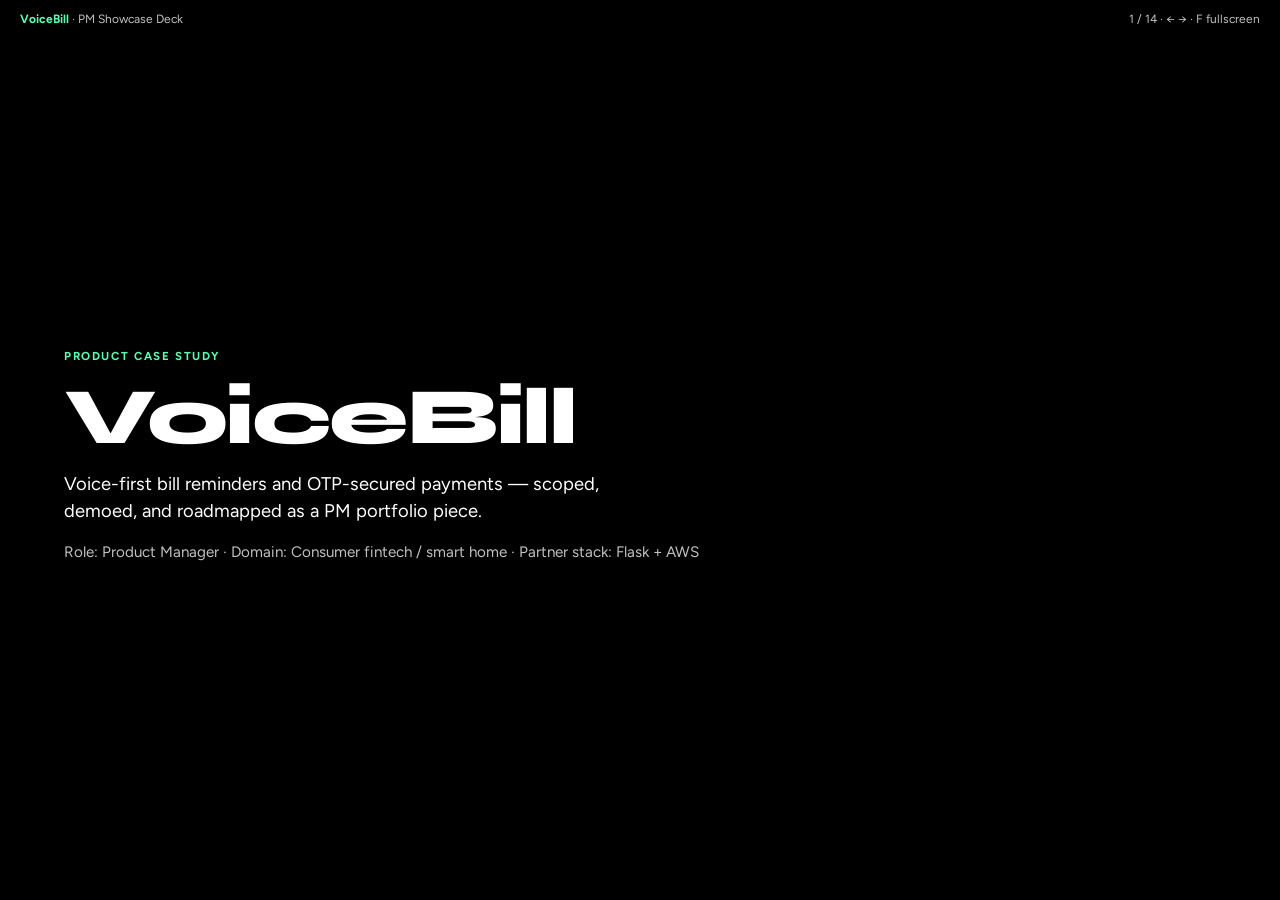
<file: showcase/deck/index.html>
<!DOCTYPE html>
<html lang="en">
<head>
  <meta charset="UTF-8" />
  <meta http-equiv="refresh" content="0; url=voicebill-deck.html" />
  <title>VoiceBill Deck</title>
  <script>location.replace("voicebill-deck.html");</script>
</head>
<body style="background:#000;color:#fff;font-family:sans-serif;padding:2rem">
  <a href="voicebill-deck.html" style="color:#5cffb0">Open VoiceBill deck</a>
</body>
</html>
</file>
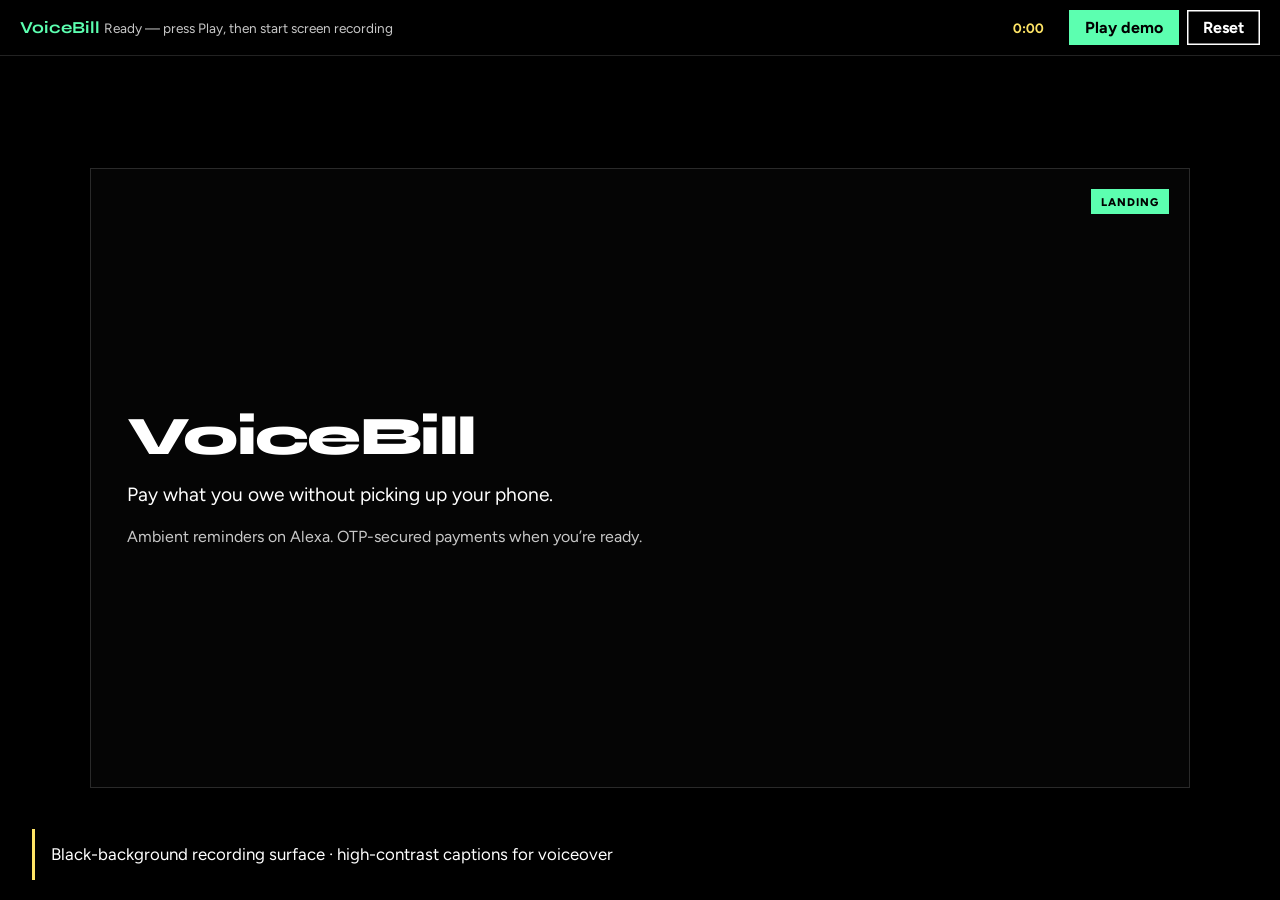
<file: showcase/demo/index.html>
<!DOCTYPE html>
<html lang="en">
<head>
  <meta charset="UTF-8" />
  <meta http-equiv="refresh" content="0; url=voicebill-video.html" />
  <title>VoiceBill Video</title>
  <script>location.replace("voicebill-video.html");</script>
</head>
<body style="background:#000;color:#fff;font-family:sans-serif;padding:2rem">
  <a href="voicebill-video.html" style="color:#5cffb0">Open VoiceBill video walkthrough</a>
</body>
</html>
</file>
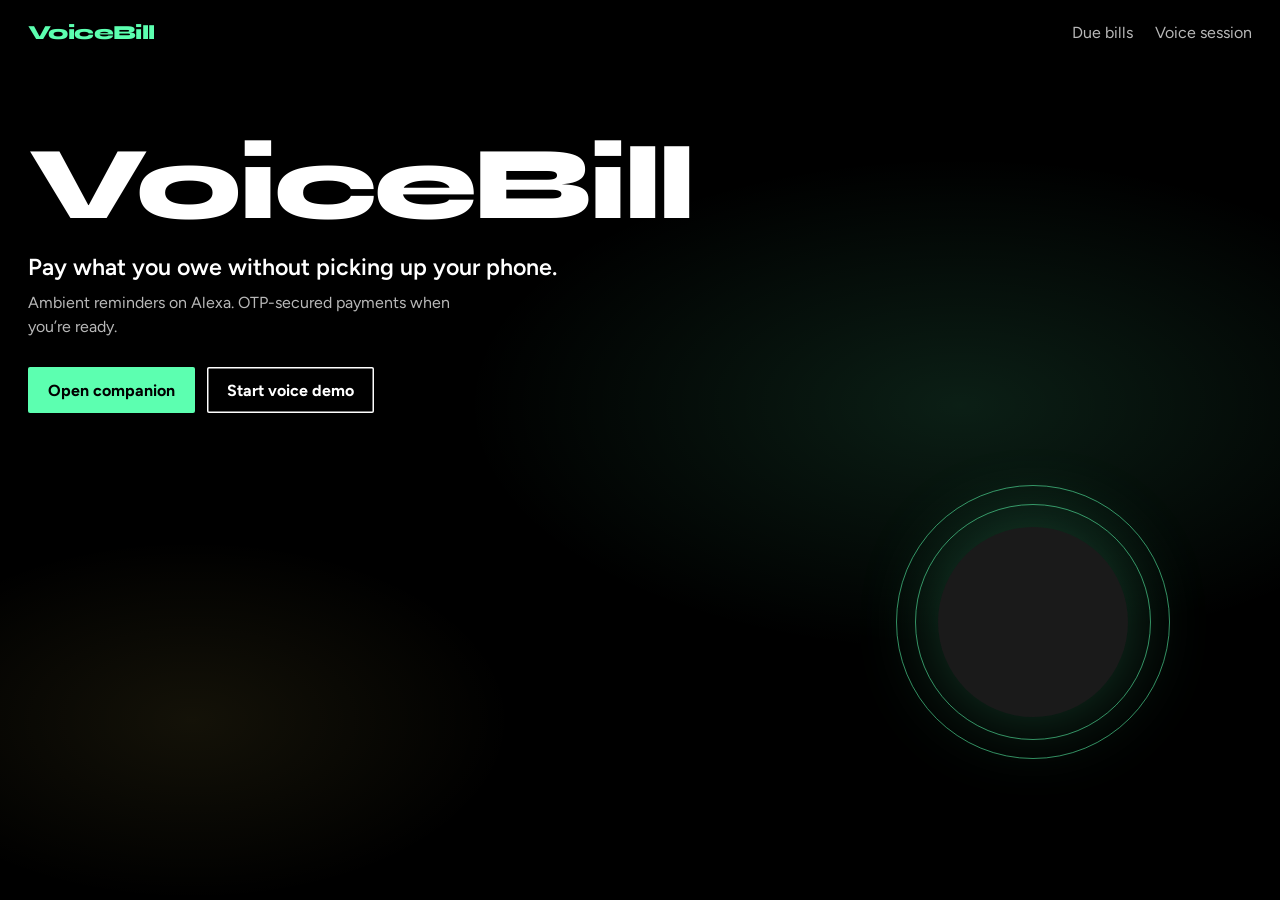
<file: showcase/mockup/index.html>
<!DOCTYPE html>
<html lang="en">
<head>
  <meta charset="UTF-8" />
  <meta http-equiv="refresh" content="0; url=voicebill-mockup.html" />
  <title>VoiceBill Mockup</title>
  <script>location.replace("voicebill-mockup.html");</script>
</head>
<body style="background:#000;color:#fff;font-family:sans-serif;padding:2rem">
  <a href="voicebill-mockup.html" style="color:#5cffb0">Open VoiceBill mockup</a>
</body>
</html>
</file>
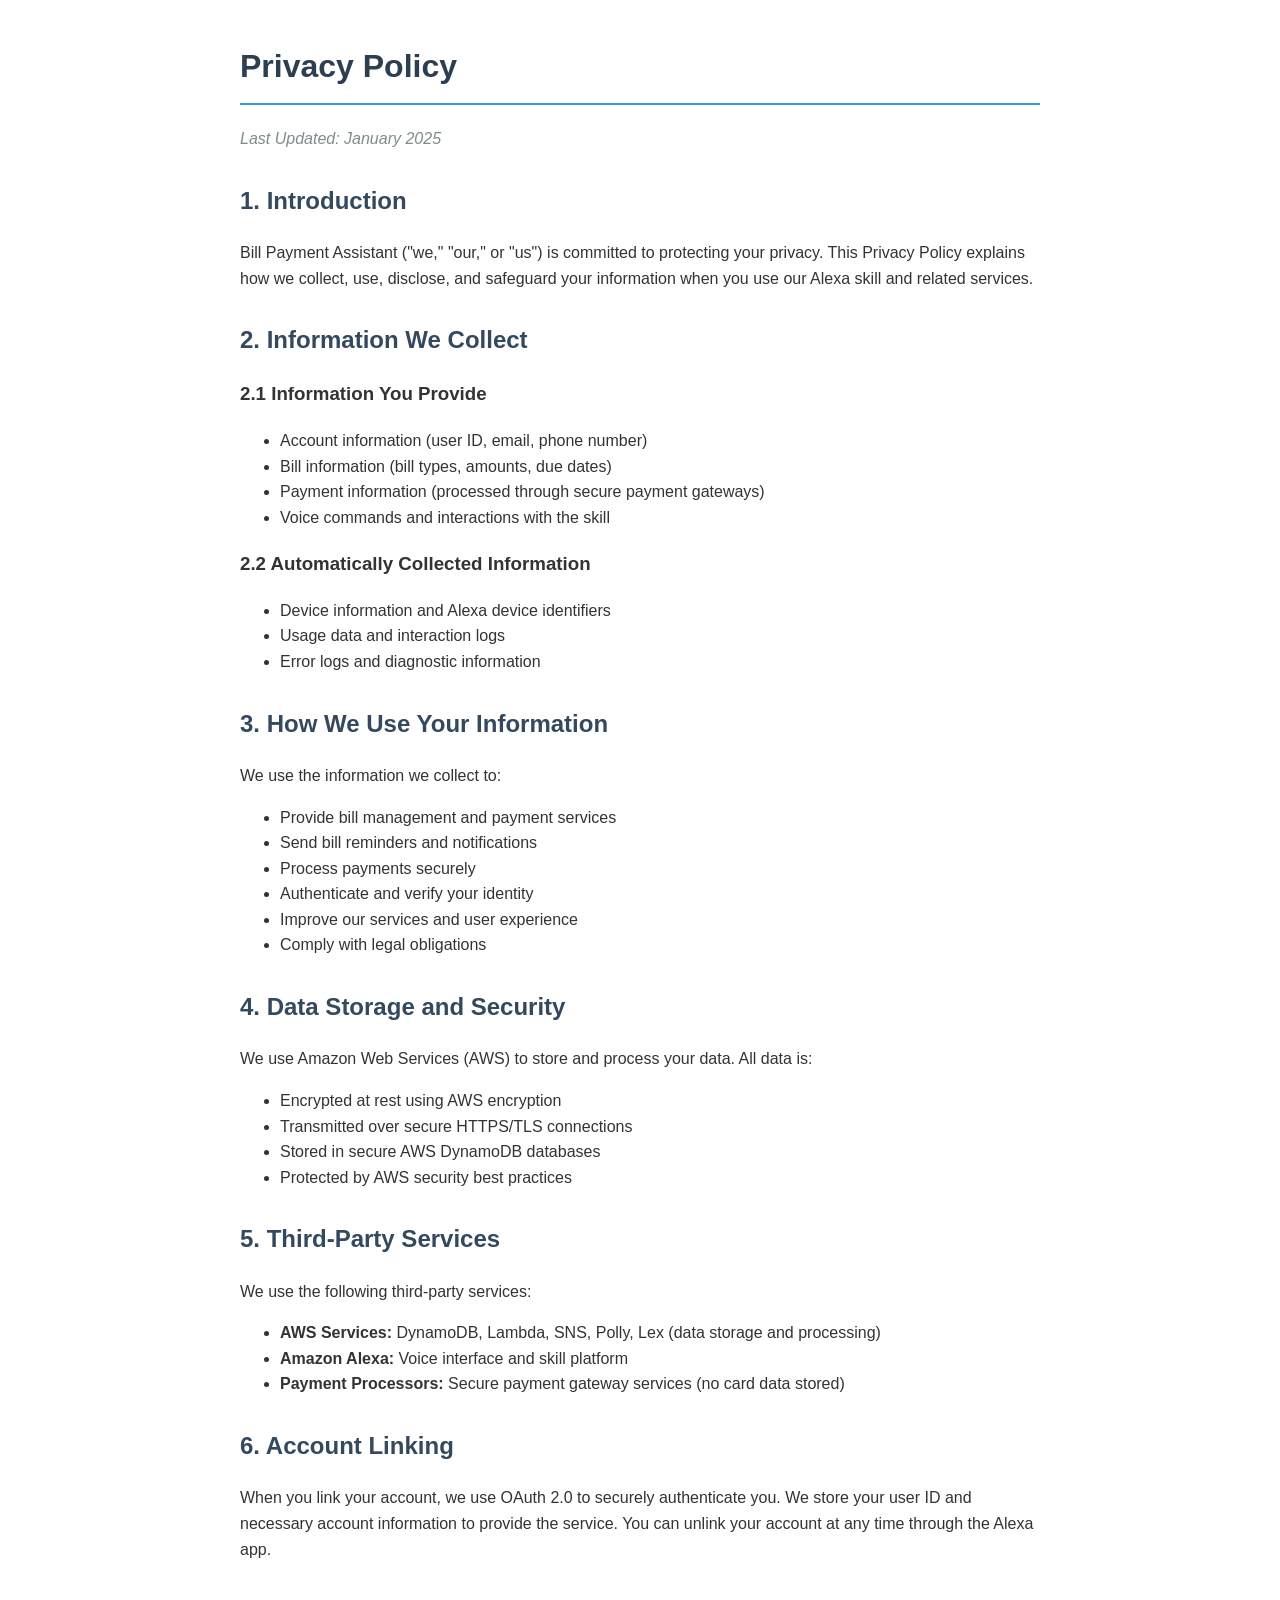
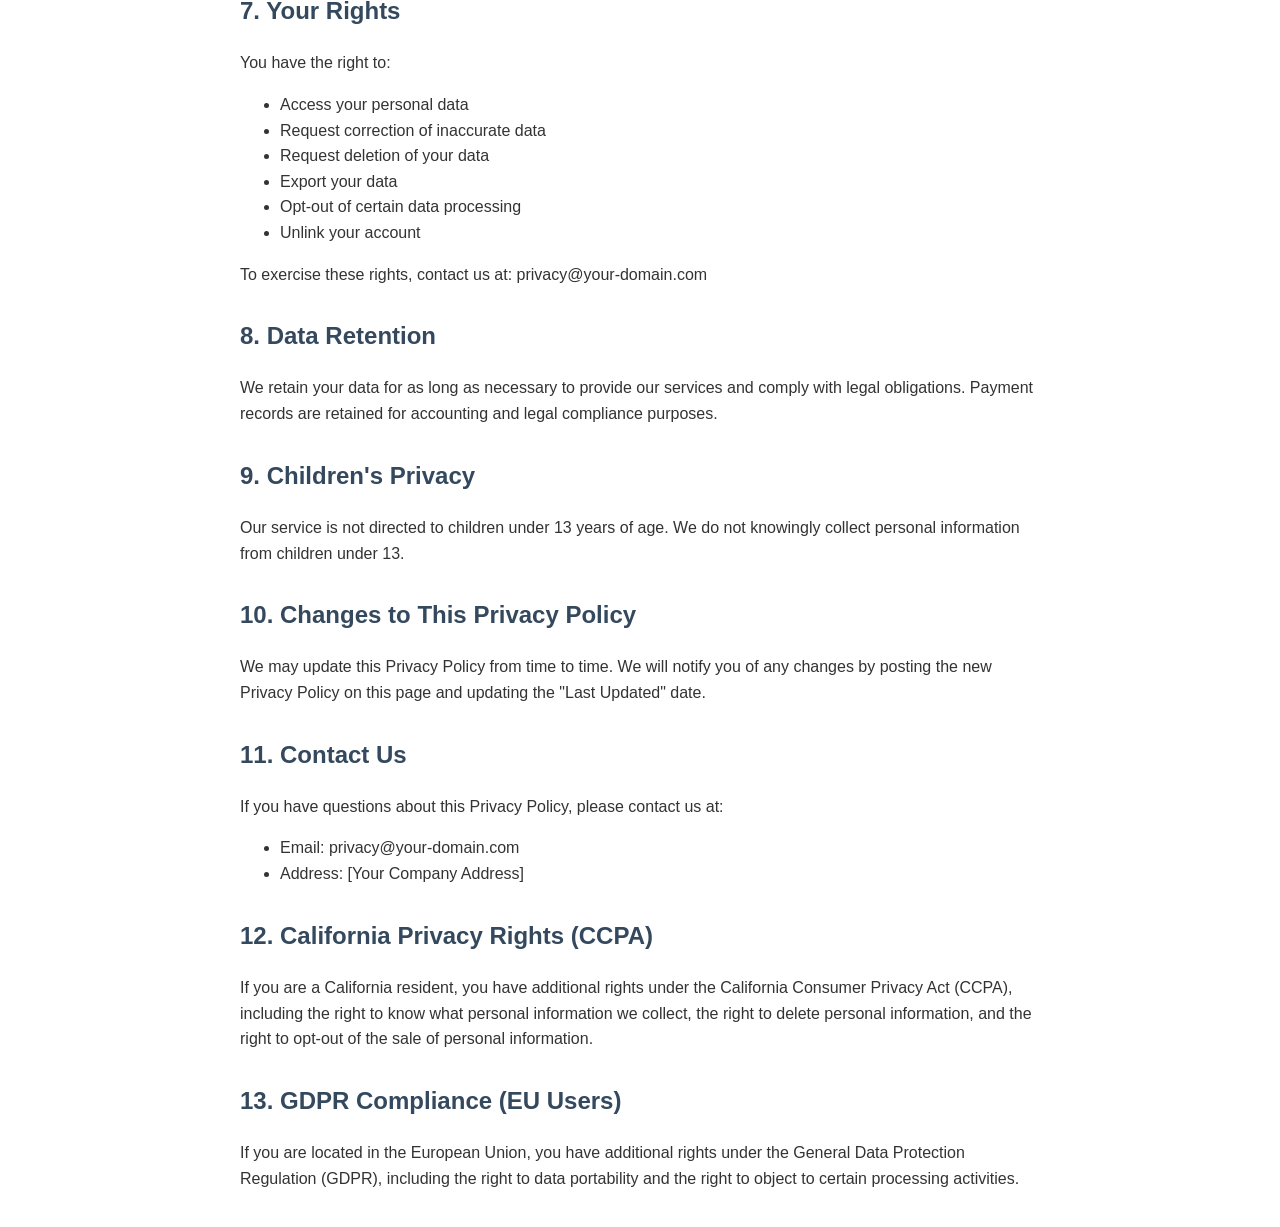
<file: privacy-policy.html>
<!DOCTYPE html>
<html lang="en">
<head>
    <meta charset="UTF-8">
    <meta name="viewport" content="width=device-width, initial-scale=1.0">
    <title>Privacy Policy - Bill Payment Assistant</title>
    <style>
        body {
            font-family: Arial, sans-serif;
            line-height: 1.6;
            max-width: 800px;
            margin: 0 auto;
            padding: 20px;
            color: #333;
        }
        h1 {
            color: #2c3e50;
            border-bottom: 2px solid #3498db;
            padding-bottom: 10px;
        }
        h2 {
            color: #34495e;
            margin-top: 30px;
        }
        .last-updated {
            color: #7f8c8d;
            font-style: italic;
        }
    </style>
</head>
<body>
    <h1>Privacy Policy</h1>
    <p class="last-updated">Last Updated: January 2025</p>

    <h2>1. Introduction</h2>
    <p>
        Bill Payment Assistant ("we," "our," or "us") is committed to protecting your privacy. 
        This Privacy Policy explains how we collect, use, disclose, and safeguard your information 
        when you use our Alexa skill and related services.
    </p>

    <h2>2. Information We Collect</h2>
    <h3>2.1 Information You Provide</h3>
    <ul>
        <li>Account information (user ID, email, phone number)</li>
        <li>Bill information (bill types, amounts, due dates)</li>
        <li>Payment information (processed through secure payment gateways)</li>
        <li>Voice commands and interactions with the skill</li>
    </ul>

    <h3>2.2 Automatically Collected Information</h3>
    <ul>
        <li>Device information and Alexa device identifiers</li>
        <li>Usage data and interaction logs</li>
        <li>Error logs and diagnostic information</li>
    </ul>

    <h2>3. How We Use Your Information</h2>
    <p>We use the information we collect to:</p>
    <ul>
        <li>Provide bill management and payment services</li>
        <li>Send bill reminders and notifications</li>
        <li>Process payments securely</li>
        <li>Authenticate and verify your identity</li>
        <li>Improve our services and user experience</li>
        <li>Comply with legal obligations</li>
    </ul>

    <h2>4. Data Storage and Security</h2>
    <p>
        We use Amazon Web Services (AWS) to store and process your data. All data is:
    </p>
    <ul>
        <li>Encrypted at rest using AWS encryption</li>
        <li>Transmitted over secure HTTPS/TLS connections</li>
        <li>Stored in secure AWS DynamoDB databases</li>
        <li>Protected by AWS security best practices</li>
    </ul>

    <h2>5. Third-Party Services</h2>
    <p>We use the following third-party services:</p>
    <ul>
        <li><strong>AWS Services:</strong> DynamoDB, Lambda, SNS, Polly, Lex (data storage and processing)</li>
        <li><strong>Amazon Alexa:</strong> Voice interface and skill platform</li>
        <li><strong>Payment Processors:</strong> Secure payment gateway services (no card data stored)</li>
    </ul>

    <h2>6. Account Linking</h2>
    <p>
        When you link your account, we use OAuth 2.0 to securely authenticate you. 
        We store your user ID and necessary account information to provide the service. 
        You can unlink your account at any time through the Alexa app.
    </p>

    <h2>7. Your Rights</h2>
    <p>You have the right to:</p>
    <ul>
        <li>Access your personal data</li>
        <li>Request correction of inaccurate data</li>
        <li>Request deletion of your data</li>
        <li>Export your data</li>
        <li>Opt-out of certain data processing</li>
        <li>Unlink your account</li>
    </ul>
    <p>To exercise these rights, contact us at: privacy@your-domain.com</p>

    <h2>8. Data Retention</h2>
    <p>
        We retain your data for as long as necessary to provide our services and comply with legal obligations. 
        Payment records are retained for accounting and legal compliance purposes.
    </p>

    <h2>9. Children's Privacy</h2>
    <p>
        Our service is not directed to children under 13 years of age. We do not knowingly collect 
        personal information from children under 13.
    </p>

    <h2>10. Changes to This Privacy Policy</h2>
    <p>
        We may update this Privacy Policy from time to time. We will notify you of any changes 
        by posting the new Privacy Policy on this page and updating the "Last Updated" date.
    </p>

    <h2>11. Contact Us</h2>
    <p>
        If you have questions about this Privacy Policy, please contact us at:
    </p>
    <ul>
        <li>Email: privacy@your-domain.com</li>
        <li>Address: [Your Company Address]</li>
    </ul>

    <h2>12. California Privacy Rights (CCPA)</h2>
    <p>
        If you are a California resident, you have additional rights under the California Consumer 
        Privacy Act (CCPA), including the right to know what personal information we collect, 
        the right to delete personal information, and the right to opt-out of the sale of personal information.
    </p>

    <h2>13. GDPR Compliance (EU Users)</h2>
    <p>
        If you are located in the European Union, you have additional rights under the General Data 
        Protection Regulation (GDPR), including the right to data portability and the right to object 
        to certain processing activities.
    </p>
</body>
</html>
</file>
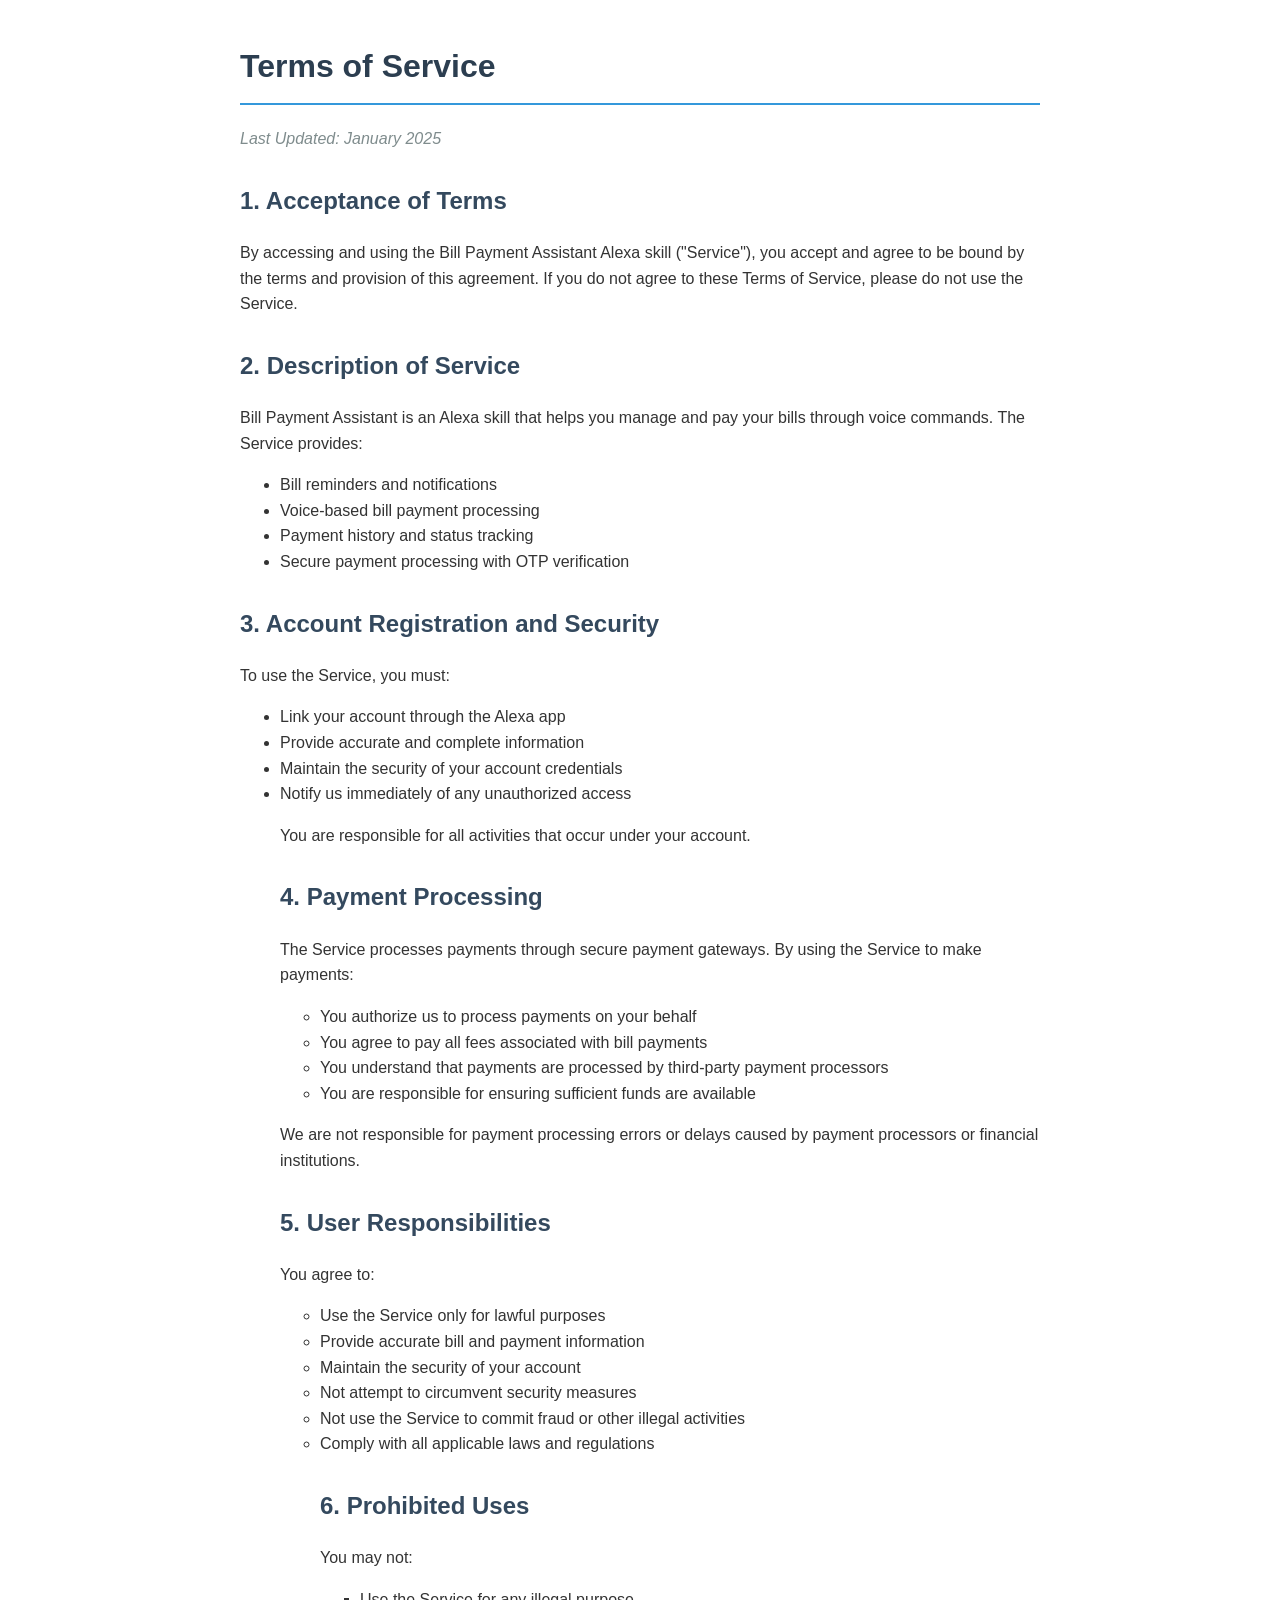
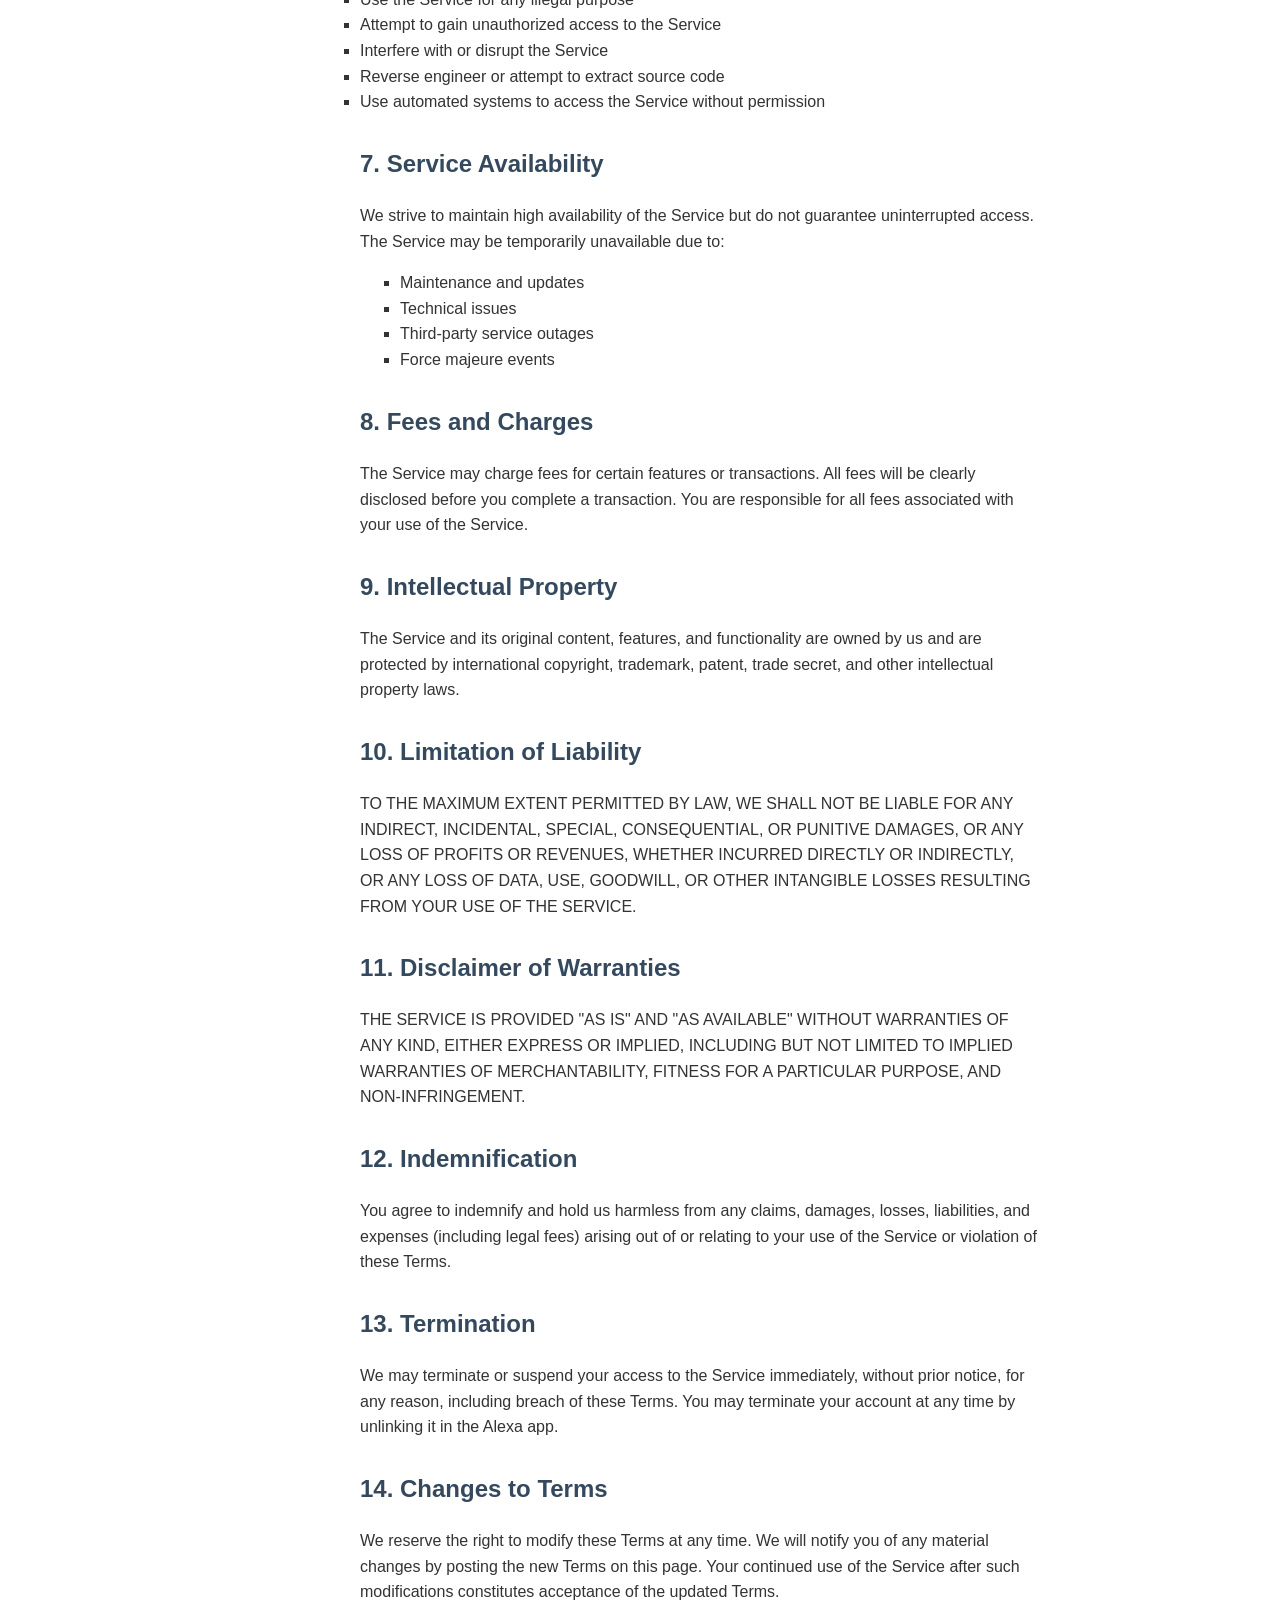
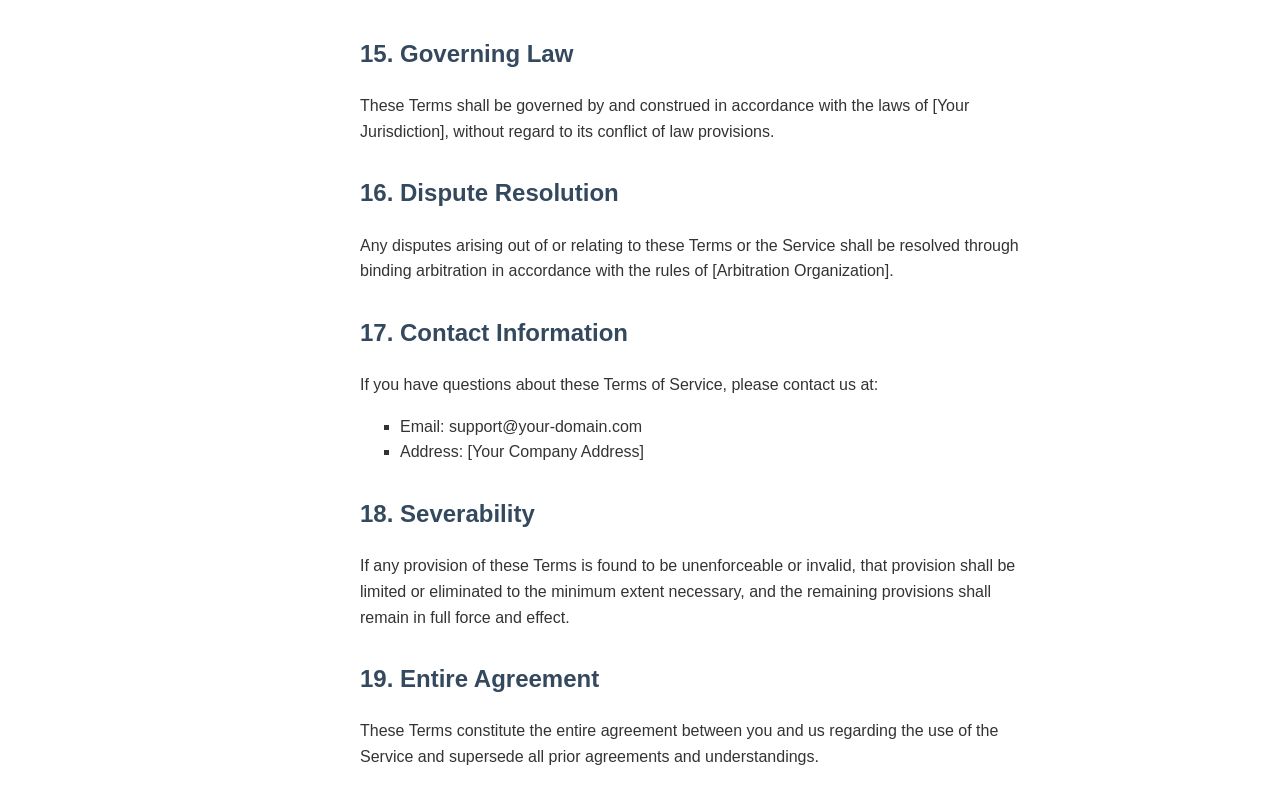
<file: terms-of-service.html>
<!DOCTYPE html>
<html lang="en">
<head>
    <meta charset="UTF-8">
    <meta name="viewport" content="width=device-width, initial-scale=1.0">
    <title>Terms of Service - Bill Payment Assistant</title>
    <style>
        body {
            font-family: Arial, sans-serif;
            line-height: 1.6;
            max-width: 800px;
            margin: 0 auto;
            padding: 20px;
            color: #333;
        }
        h1 {
            color: #2c3e50;
            border-bottom: 2px solid #3498db;
            padding-bottom: 10px;
        }
        h2 {
            color: #34495e;
            margin-top: 30px;
        }
        .last-updated {
            color: #7f8c8d;
            font-style: italic;
        }
    </style>
</head>
<body>
    <h1>Terms of Service</h1>
    <p class="last-updated">Last Updated: January 2025</p>

    <h2>1. Acceptance of Terms</h2>
    <p>
        By accessing and using the Bill Payment Assistant Alexa skill ("Service"), you accept and agree 
        to be bound by the terms and provision of this agreement. If you do not agree to these Terms of Service, 
        please do not use the Service.
    </p>

    <h2>2. Description of Service</h2>
    <p>
        Bill Payment Assistant is an Alexa skill that helps you manage and pay your bills through voice commands. 
        The Service provides:
    </p>
    <ul>
        <li>Bill reminders and notifications</li>
        <li>Voice-based bill payment processing</li>
        <li>Payment history and status tracking</li>
        <li>Secure payment processing with OTP verification</li>
    </ul>

    <h2>3. Account Registration and Security</h2>
    <p>
        To use the Service, you must:
    </p>
    <ul>
        <li>Link your account through the Alexa app</li>
        <li>Provide accurate and complete information</li>
        <li>Maintain the security of your account credentials</li>
        <li>Notify us immediately of any unauthorized access</li>
    </p>
    <p>
        You are responsible for all activities that occur under your account.
    </p>

    <h2>4. Payment Processing</h2>
    <p>
        The Service processes payments through secure payment gateways. By using the Service to make payments:
    </p>
    <ul>
        <li>You authorize us to process payments on your behalf</li>
        <li>You agree to pay all fees associated with bill payments</li>
        <li>You understand that payments are processed by third-party payment processors</li>
        <li>You are responsible for ensuring sufficient funds are available</li>
    </ul>
    <p>
        We are not responsible for payment processing errors or delays caused by payment processors or financial institutions.
    </p>

    <h2>5. User Responsibilities</h2>
    <p>You agree to:</p>
    <ul>
        <li>Use the Service only for lawful purposes</li>
        <li>Provide accurate bill and payment information</li>
        <li>Maintain the security of your account</li>
        <li>Not attempt to circumvent security measures</li>
        <li>Not use the Service to commit fraud or other illegal activities</li>
        <li>Comply with all applicable laws and regulations</li>
    </p>

    <h2>6. Prohibited Uses</h2>
    <p>You may not:</p>
    <ul>
        <li>Use the Service for any illegal purpose</li>
        <li>Attempt to gain unauthorized access to the Service</li>
        <li>Interfere with or disrupt the Service</li>
        <li>Reverse engineer or attempt to extract source code</li>
        <li>Use automated systems to access the Service without permission</li>
    </p>

    <h2>7. Service Availability</h2>
    <p>
        We strive to maintain high availability of the Service but do not guarantee uninterrupted access. 
        The Service may be temporarily unavailable due to:
    </p>
    <ul>
        <li>Maintenance and updates</li>
        <li>Technical issues</li>
        <li>Third-party service outages</li>
        <li>Force majeure events</li>
    </ul>

    <h2>8. Fees and Charges</h2>
    <p>
        The Service may charge fees for certain features or transactions. All fees will be clearly disclosed 
        before you complete a transaction. You are responsible for all fees associated with your use of the Service.
    </p>

    <h2>9. Intellectual Property</h2>
    <p>
        The Service and its original content, features, and functionality are owned by us and are protected 
        by international copyright, trademark, patent, trade secret, and other intellectual property laws.
    </p>

    <h2>10. Limitation of Liability</h2>
    <p>
        TO THE MAXIMUM EXTENT PERMITTED BY LAW, WE SHALL NOT BE LIABLE FOR ANY INDIRECT, INCIDENTAL, 
        SPECIAL, CONSEQUENTIAL, OR PUNITIVE DAMAGES, OR ANY LOSS OF PROFITS OR REVENUES, WHETHER INCURRED 
        DIRECTLY OR INDIRECTLY, OR ANY LOSS OF DATA, USE, GOODWILL, OR OTHER INTANGIBLE LOSSES RESULTING 
        FROM YOUR USE OF THE SERVICE.
    </p>

    <h2>11. Disclaimer of Warranties</h2>
    <p>
        THE SERVICE IS PROVIDED "AS IS" AND "AS AVAILABLE" WITHOUT WARRANTIES OF ANY KIND, EITHER EXPRESS 
        OR IMPLIED, INCLUDING BUT NOT LIMITED TO IMPLIED WARRANTIES OF MERCHANTABILITY, FITNESS FOR A 
        PARTICULAR PURPOSE, AND NON-INFRINGEMENT.
    </p>

    <h2>12. Indemnification</h2>
    <p>
        You agree to indemnify and hold us harmless from any claims, damages, losses, liabilities, and expenses 
        (including legal fees) arising out of or relating to your use of the Service or violation of these Terms.
    </p>

    <h2>13. Termination</h2>
    <p>
        We may terminate or suspend your access to the Service immediately, without prior notice, for any reason, 
        including breach of these Terms. You may terminate your account at any time by unlinking it in the Alexa app.
    </p>

    <h2>14. Changes to Terms</h2>
    <p>
        We reserve the right to modify these Terms at any time. We will notify you of any material changes 
        by posting the new Terms on this page. Your continued use of the Service after such modifications 
        constitutes acceptance of the updated Terms.
    </p>

    <h2>15. Governing Law</h2>
    <p>
        These Terms shall be governed by and construed in accordance with the laws of [Your Jurisdiction], 
        without regard to its conflict of law provisions.
    </p>

    <h2>16. Dispute Resolution</h2>
    <p>
        Any disputes arising out of or relating to these Terms or the Service shall be resolved through 
        binding arbitration in accordance with the rules of [Arbitration Organization].
    </p>

    <h2>17. Contact Information</h2>
    <p>
        If you have questions about these Terms of Service, please contact us at:
    </p>
    <ul>
        <li>Email: support@your-domain.com</li>
        <li>Address: [Your Company Address]</li>
    </ul>

    <h2>18. Severability</h2>
    <p>
        If any provision of these Terms is found to be unenforceable or invalid, that provision shall be 
        limited or eliminated to the minimum extent necessary, and the remaining provisions shall remain in full 
        force and effect.
    </p>

    <h2>19. Entire Agreement</h2>
    <p>
        These Terms constitute the entire agreement between you and us regarding the use of the Service 
        and supersede all prior agreements and understandings.
    </p>
</body>
</html>
</file>
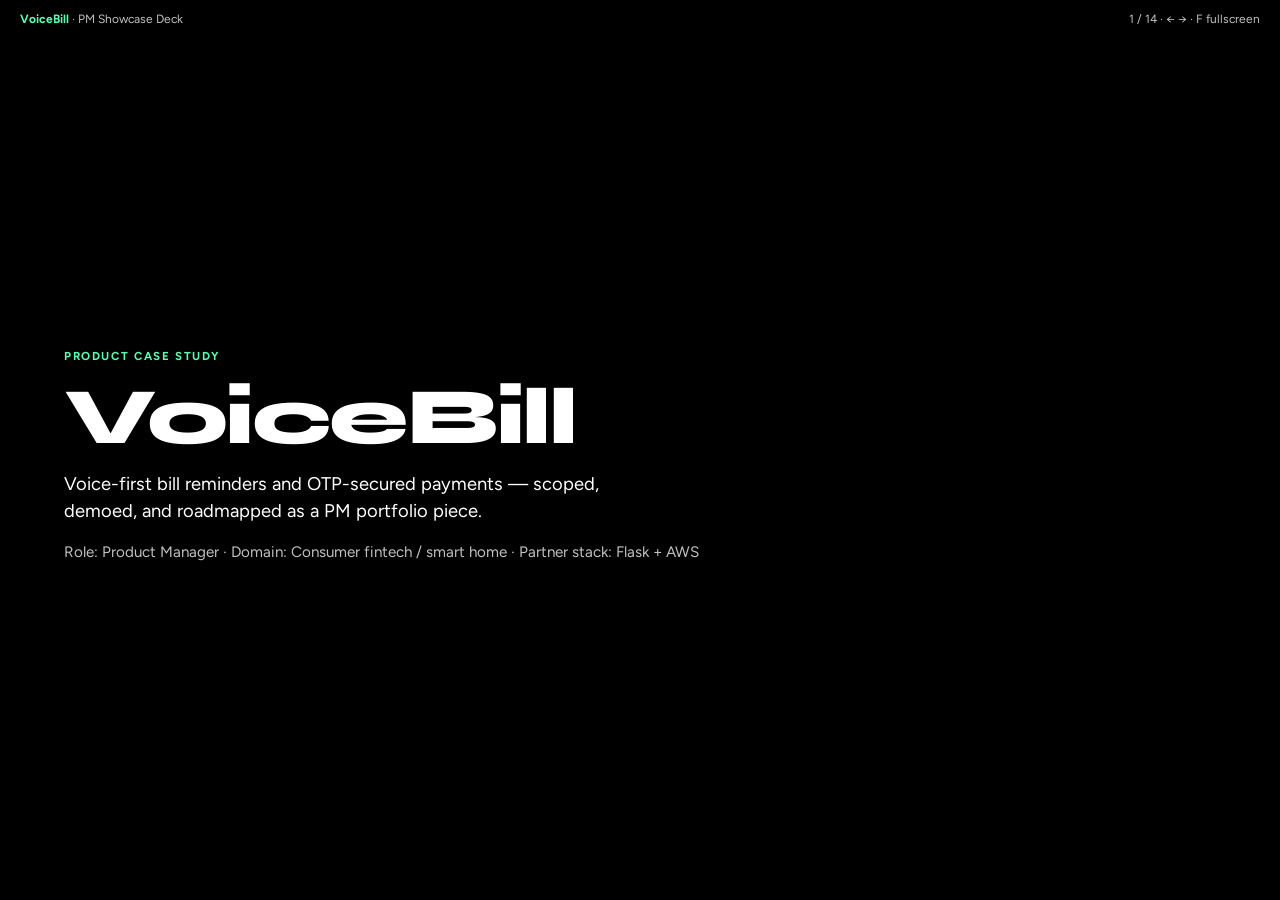
<file: showcase/deck/voicebill-deck.html>
<!DOCTYPE html>
<html lang="en">
<head>
  <meta charset="UTF-8" />
  <meta name="viewport" content="width=device-width, initial-scale=1" />
  <title>VoiceBill — PM Explainer Deck</title>
  <link rel="preconnect" href="https://fonts.googleapis.com" />
  <link rel="preconnect" href="https://fonts.gstatic.com" crossorigin />
  <link href="https://fonts.googleapis.com/css2?family=Figtree:wght@400;500;600;700&family=Syne:wght@600;700;800&display=swap" rel="stylesheet" />
  <style>
    :root {
      --bg: #000;
      --ink: #ffffff;
      --muted: #c0c0c0;
      --accent: #5cffb0;
      --amber: #ffe566;
      --font-d: "Syne", system-ui, sans-serif;
      --font-b: "Figtree", system-ui, sans-serif;
    }
    * { box-sizing: border-box; margin: 0; padding: 0; }
    html, body { height: 100%; background: #000; color: #fff; font-family: var(--font-b); overflow: hidden; }
    .chrome {
      position: fixed; top: 0; left: 0; right: 0; z-index: 20;
      display: flex; justify-content: space-between; padding: 0.75rem 1.25rem;
      font-size: 0.75rem; color: var(--muted); pointer-events: none;
    }
    .chrome strong { color: var(--accent); }
    #deck { height: 100%; position: relative; }
    .slide {
      position: absolute; inset: 0; display: none; padding: 3.75rem 5vw 3rem;
      background: #000;
    }
    .slide.is-active { display: flex; flex-direction: column; justify-content: center; gap: 1rem; animation: in 0.4s ease; }
    @keyframes in { from { opacity: 0; transform: translateY(10px); } to { opacity: 1; transform: none; } }
    .eyebrow { text-transform: uppercase; letter-spacing: 0.14em; font-size: 0.72rem; font-weight: 700; color: var(--accent); }
    h1 {
      font-family: var(--font-d); font-size: clamp(2.8rem, 8vw, 5rem); font-weight: 800;
      letter-spacing: -0.03em; line-height: 0.95; color: #fff;
    }
    h2 {
      font-family: var(--font-d); font-size: clamp(1.55rem, 3.4vw, 2.3rem); font-weight: 700;
      letter-spacing: -0.02em; line-height: 1.15; max-width: 22ch; color: #fff;
    }
    .lede { font-size: 1.15rem; max-width: 38rem; line-height: 1.45; color: #fff; }
    .muted, .meta { color: var(--muted); font-size: 0.95rem; line-height: 1.45; max-width: 40rem; }
    .bullets { list-style: none; display: flex; flex-direction: column; gap: 0.55rem; max-width: 42rem; }
    .bullets li { padding-left: 1.1rem; position: relative; line-height: 1.4; color: #fff; }
    .bullets li::before {
      content: ""; position: absolute; left: 0; top: 0.55em; width: 0.45rem; height: 0.45rem; background: var(--amber);
    }
    .callout {
      margin-top: 0.35rem; padding: 1rem 1.15rem; border-left: 3px solid var(--accent);
      background: #111; max-width: 40rem; line-height: 1.45; color: #fff;
    }
    .two-col, .flow-grid, .roadmap { display: grid; grid-template-columns: 1fr 1fr; gap: 1.5rem; max-width: 860px; }
    .roadmap { grid-template-columns: repeat(3, 1fr); }
    .two-col h3, .flow-grid h3, .roadmap h3 { font-family: var(--font-d); color: var(--accent); margin-bottom: 0.45rem; }
    .flow-grid article { padding: 1rem 0; border-top: 2px solid var(--accent); color: #fff; }
    .arch { display: grid; gap: 0.55rem; max-width: 560px; }
    .arch-node { padding: 0.75rem 1rem; font-weight: 700; }
    .on { background: var(--accent); color: #000; }
    .mid { background: var(--amber); color: #000; }
    .off { box-shadow: inset 0 0 0 1.5px #666; color: var(--muted); }
    .funnel { display: flex; flex-wrap: wrap; gap: 0.45rem; align-items: center; font-family: var(--font-d); font-weight: 700; }
    .funnel span:nth-child(odd) { background: #fff; color: #000; padding: 0.45rem 0.7rem; }
    .funnel span:nth-child(even) { color: var(--accent); }
    .shot-row { display: grid; grid-template-columns: 1fr 1fr; gap: 1rem; margin-top: 0.5rem; max-width: 960px; }
    .shot-row.three { grid-template-columns: 1fr 1fr 1fr; }
    .mini {
      background: #0d0d0d; border: 1px solid #2a2a2a; padding: 0.85rem; min-height: 160px;
      display: flex; flex-direction: column; gap: 0.4rem;
    }
    .mini strong { font-family: var(--font-d); color: var(--accent); font-size: 0.85rem; }
    .mini p { font-size: 0.82rem; color: #fff; line-height: 1.35; }
    .mini .amt { color: var(--amber); font-weight: 700; font-size: 1.1rem; }
    .edge {
      position: fixed; top: 0; bottom: 0; width: 10vw; max-width: 100px;
      border: none; background: transparent; cursor: pointer; z-index: 15;
    }
    .edge.prev { left: 0; } .edge.next { right: 0; }
    code { color: var(--amber); font-size: 0.9em; }
    @media (max-width: 800px) {
      .two-col, .flow-grid, .roadmap, .shot-row, .shot-row.three { grid-template-columns: 1fr; }
      h2 { max-width: none; }
      .slide { padding: 3.25rem 1.25rem 2rem; }
    }
  </style>
</head>
<body>
  <div class="chrome">
    <span><strong>VoiceBill</strong> · PM Showcase Deck</span>
    <span><span id="cur">1</span> / <span id="total">14</span> · ← → · F fullscreen</span>
  </div>

  <main id="deck">
    <section class="slide is-active">
      <p class="eyebrow">Product case study</p>
      <h1>VoiceBill</h1>
      <p class="lede">Voice-first bill reminders and OTP-secured payments — scoped, demoed, and roadmapped as a PM portfolio piece.</p>
      <p class="meta">Role: Product Manager · Domain: Consumer fintech / smart home · Partner stack: Flask + AWS</p>
    </section>

    <section class="slide">
      <p class="eyebrow">01 · Problem</p>
      <h2>People don’t forget bills because paying is hard. They forget because reminders are easy to ignore.</h2>
      <ul class="bullets">
        <li>App push and email compete with dozens of other alerts</li>
        <li>Late fees are high-cost, low-drama failures</li>
        <li>Paying still means unlocking a phone and hunting the right biller</li>
      </ul>
      <p class="callout">Opportunity: meet the user at the speaker with a short, secure path to “paid.”</p>
    </section>

    <section class="slide">
      <p class="eyebrow">02 · Who &amp; JTBD</p>
      <h2>Primary user</h2>
      <div class="two-col">
        <div>
          <p class="lede"><strong style="color:#5cffb0">Maya, 34</strong> — Echo in the kitchen, pays online, still misses 1–2 bills/year.</p>
          <p class="muted">JTBD: When I’m busy at home, tell me what’s due and let me settle it without five apps.</p>
        </div>
        <div>
          <p class="lede">Secondary: accessibility / hands-free users.</p>
          <p class="muted">Buyer: billers/banks cutting “I forgot” support cost.</p>
        </div>
      </div>
    </section>

    <section class="slide">
      <p class="eyebrow">03 · Insight</p>
      <h2>Convenience without a second factor is a non-starter. OTP is the trust bargain.</h2>
      <ul class="bullets">
        <li>Voice lists and initiates; money moves only after SMS OTP</li>
        <li>Matches bank mental models; keeps skill risk narrative credible</li>
        <li>Voice biometrics explicitly out of scope for v1</li>
      </ul>
    </section>

    <section class="slide">
      <p class="eyebrow">04 · Solution</p>
      <h2>Two flows. One product.</h2>
      <div class="flow-grid">
        <article>
          <h3>Flow 1 · Reminders</h3>
          <p>“What’s due?” → bills in 7 days → spoken summary → offer to pay.</p>
        </article>
        <article>
          <h3>Flow 2 · Pay + OTP</h3>
          <p>“Pay utility” → amount → SMS OTP → speak code → mock pay → receipt.</p>
        </article>
      </div>
    </section>

    <section class="slide">
      <p class="eyebrow">05 · Journey · Flow 1</p>
      <h2>Due bills + voice reminder</h2>
      <div class="shot-row">
        <div class="mini">
          <strong>Companion · Due this week</strong>
          <p>Electricity <span class="amt">$150.00</span> · 5 days</p>
          <p>Streaming $29.99 · 3 days</p>
          <p>Credit card $500.00 · 10 days</p>
          <p style="color:#b8b8b8">3 unpaid · $679.99</p>
        </div>
        <div class="mini">
          <strong>Voice · Alexa</strong>
          <p style="color:#5cffb0">User: “What’s due?”</p>
          <p>“You have 3 bills due. Your electricity bill of $150.00 is due in 5 days. Pay now?”</p>
        </div>
      </div>
    </section>

    <section class="slide">
      <p class="eyebrow">06 · Journey · Flow 2</p>
      <h2>Initiate → OTP → paid</h2>
      <div class="shot-row three">
        <div class="mini">
          <strong>Pay intent</strong>
          <p style="color:#5cffb0">“Pay my electricity bill.”</p>
          <p>OTP sent to mobile…</p>
        </div>
        <div class="mini">
          <strong>OTP challenge</strong>
          <p class="amt" style="letter-spacing:0.2em">482913</p>
          <p>Speak the code to confirm</p>
        </div>
        <div class="mini">
          <strong>Confirmed</strong>
          <p class="amt">$150.00 paid</p>
          <p>PAY-DEMO-88421</p>
        </div>
      </div>
    </section>

    <section class="slide">
      <p class="eyebrow">07 · Security</p>
      <h2>MFA before money. Mock rails on purpose.</h2>
      <ul class="bullets">
        <li>6-digit OTP · 5-minute expiry · single-use</li>
        <li>Gateway mocked — proves UX/risk without PCI scope</li>
        <li>OAuth account linking on <strong style="color:#ffe566">Next</strong>, not claimed as done</li>
      </ul>
    </section>

    <section class="slide">
      <p class="eyebrow">08 · Architecture (honest)</p>
      <h2>What exists vs roadmap</h2>
      <div class="arch">
        <div class="arch-node on">Flask API · reminders, bills, pay, Lex webhook</div>
        <div class="arch-node on">DynamoDB · Polly · SNS wrappers</div>
        <div class="arch-node mid">Lex fulfillment (session gap to fix)</div>
        <div class="arch-node off">Alexa skill / ASK · OAuth · proactive events</div>
      </div>
    </section>

    <section class="slide">
      <p class="eyebrow">09 · MVP cuts</p>
      <h2>Shipped for the story. Cut for credibility.</h2>
      <div class="two-col">
        <div>
          <h3>In</h3>
          <ul class="bullets">
            <li>On-demand due list</li>
            <li>OTP pay path (mock)</li>
            <li>HTML mockup + API</li>
            <li>Metrics &amp; roadmap</li>
          </ul>
        </div>
        <div>
          <h3>Out</h3>
          <ul class="bullets">
            <li>Published Alexa skill</li>
            <li>Real payment gateway</li>
            <li>Proactive push</li>
            <li>Preference UI</li>
          </ul>
        </div>
      </div>
    </section>

    <section class="slide">
      <p class="eyebrow">10 · Metrics</p>
      <h2>North star: paid-by-due-date rate</h2>
      <div class="funnel">
        <span>Reminder</span><span>→</span><span>Pay start</span><span>→</span><span>OTP ok</span><span>→</span><span>Paid</span>
      </div>
      <ul class="bullets">
        <li>Target: <strong style="color:#5cffb0">−40%</strong> missed payments vs control</li>
        <li>Reminder → pay ≥ 25% · OTP success ≥ 90% · session &lt; 2 min</li>
      </ul>
    </section>

    <section class="slide">
      <p class="eyebrow">11 · Risks</p>
      <h2>What could kill this</h2>
      <ul class="bullets">
        <li><strong style="color:#ffe566">Skill cert / linking</strong> — start OAuth early</li>
        <li><strong style="color:#ffe566">OTP latency</strong> — set expectation in voice prompt</li>
        <li><strong style="color:#ffe566">Misheard IDs</strong> — prefer bill type slots in v1</li>
        <li><strong style="color:#ffe566">Shoulder-surfing</strong> — OTP mandatory + amount read-back</li>
      </ul>
    </section>

    <section class="slide">
      <p class="eyebrow">12 · Roadmap</p>
      <h2>Now · Next · Later</h2>
      <div class="roadmap">
        <div><h3>Now</h3><p class="lede">Mockup, deck, video, Flask demo</p></div>
        <div><h3>Next</h3><p class="lede">Alexa skill, account linking, Lex session fix</p></div>
        <div><h3>Later</h3><p class="lede">Proactive events, preferences, real rails</p></div>
      </div>
    </section>

    <section class="slide">
      <p class="eyebrow">13 · Demo</p>
      <h1>See it end-to-end</h1>
      <ul class="bullets">
        <li><code>showcase/mockup/voicebill-mockup.html</code></li>
        <li><code>showcase/demo/voicebill-video.html</code> — record this</li>
        <li><code>showcase/video/voicebill-e2e-demo.mp4</code></li>
      </ul>
      <p class="callout">“I scoped VoiceBill as voice-first bill pay, cut ruthlessly for MVP, and shipped a demoable reminder-to-OTP-pay experience with a clear path to Alexa.”</p>
    </section>
  </main>

  <button type="button" class="edge prev" id="prev" aria-label="Previous"></button>
  <button type="button" class="edge next" id="next" aria-label="Next"></button>

  <script>
  (function () {
    const slides = Array.from(document.querySelectorAll(".slide"));
    const cur = document.getElementById("cur");
    document.getElementById("total").textContent = String(slides.length);
    let i = 0;
    function go(n) {
      i = (n + slides.length) % slides.length;
      slides.forEach((s, idx) => s.classList.toggle("is-active", idx === i));
      cur.textContent = String(i + 1);
    }
    document.getElementById("prev").onclick = () => go(i - 1);
    document.getElementById("next").onclick = () => go(i + 1);
    window.addEventListener("keydown", e => {
      if (["ArrowRight", " ", "PageDown"].includes(e.key)) { e.preventDefault(); go(i + 1); }
      else if (["ArrowLeft", "PageUp"].includes(e.key)) { e.preventDefault(); go(i - 1); }
      else if (e.key === "f" || e.key === "F") {
        if (!document.fullscreenElement) document.documentElement.requestFullscreen();
        else document.exitFullscreen();
      }
    });
    go(0);
  })();
  </script>
</body>
</html>
</file>
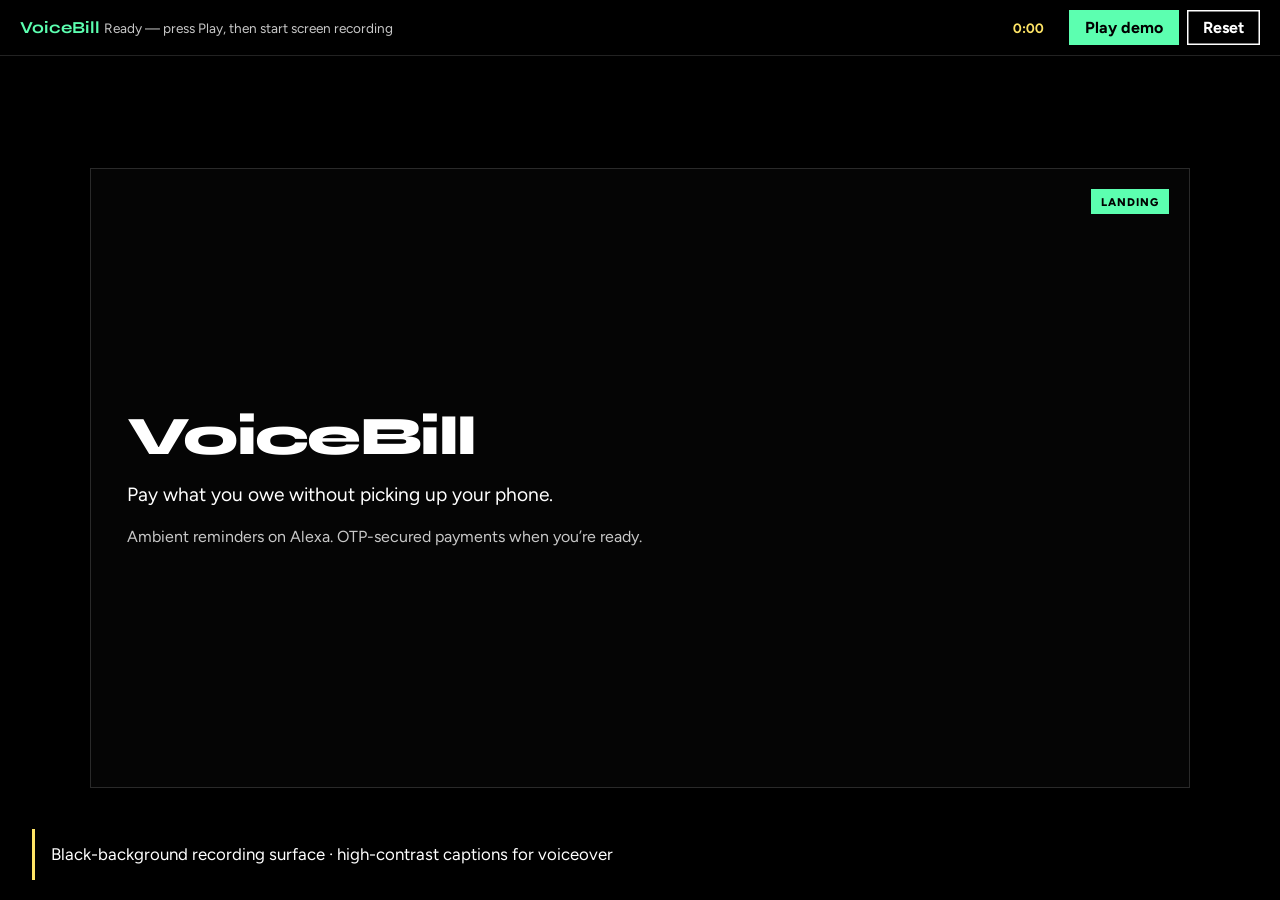
<file: showcase/demo/voicebill-video.html>
<!DOCTYPE html>
<html lang="en">
<head>
  <meta charset="UTF-8" />
  <meta name="viewport" content="width=device-width, initial-scale=1" />
  <title>VoiceBill — E2E Video Recording</title>
  <link rel="preconnect" href="https://fonts.googleapis.com" />
  <link rel="preconnect" href="https://fonts.gstatic.com" crossorigin />
  <link href="https://fonts.googleapis.com/css2?family=Figtree:wght@400;600;700&family=Syne:wght@700;800&display=swap" rel="stylesheet" />
  <style>
    :root {
      --bg: #000;
      --ink: #fff;
      --muted: #c8c8c8;
      --accent: #5cffb0;
      --amber: #ffe566;
      --font-d: "Syne", system-ui, sans-serif;
      --font-b: "Figtree", system-ui, sans-serif;
    }
    * { box-sizing: border-box; margin: 0; padding: 0; }
    html, body {
      height: 100%;
      background: #000;
      color: #fff;
      font-family: var(--font-b);
      overflow: hidden;
    }
    .bar {
      height: 56px;
      display: flex;
      align-items: center;
      justify-content: space-between;
      padding: 0 1.25rem;
      border-bottom: 1px solid #222;
      background: #000;
    }
    .bar strong { font-family: var(--font-d); color: var(--accent); font-size: 1.05rem; }
    .bar span { color: var(--muted); font-size: 0.85rem; }
    .controls { display: flex; gap: 0.5rem; align-items: center; }
    button {
      font: inherit; font-weight: 700; border: none; cursor: pointer;
      padding: 0.5rem 1rem; background: var(--accent); color: #000;
    }
    button.ghost { background: transparent; color: #fff; box-shadow: inset 0 0 0 1.5px #fff; }
    #stage {
      height: calc(100% - 56px);
      display: grid;
      place-items: center;
      padding: 2rem;
      position: relative;
      background: #000;
    }
    #frame {
      width: min(1100px, 96vw);
      height: min(620px, calc(100vh - 140px));
      border: 1px solid #2a2a2a;
      background: #050505;
      padding: 2rem 2.25rem;
      display: flex;
      flex-direction: column;
      justify-content: center;
      gap: 1rem;
      position: relative;
      overflow: hidden;
    }
    #badge {
      position: absolute; top: 1.25rem; right: 1.25rem;
      font-size: 0.7rem; font-weight: 800; letter-spacing: 0.1em; text-transform: uppercase;
      background: var(--accent); color: #000; padding: 0.35rem 0.6rem;
    }
    #title {
      font-family: var(--font-d); font-size: clamp(2rem, 5vw, 3.4rem); font-weight: 800;
      letter-spacing: -0.03em; color: #fff; max-width: 16ch; line-height: 1.05;
    }
    #body { font-size: 1.2rem; line-height: 1.45; color: #fff; max-width: 36rem; }
    #sub { color: var(--muted); font-size: 1rem; max-width: 34rem; line-height: 1.45; }
    .list { list-style: none; display: grid; gap: 0.65rem; max-width: 28rem; }
    .list li {
      display: flex; justify-content: space-between; gap: 1rem;
      padding: 0.65rem 0; border-top: 1px solid #2a2a2a; color: #fff; font-weight: 600;
    }
    .list .urgent { color: #ff6b6b; }
    .list .ok { color: var(--accent); }
    .chat { display: flex; flex-direction: column; gap: 0.65rem; max-width: 34rem; }
    .bubble { padding: 0.75rem 1rem; max-width: 95%; line-height: 1.4; }
    .bubble.user { align-self: flex-end; background: var(--accent); color: #000; font-weight: 700; }
    .bubble.bot { align-self: flex-start; background: #161616; border: 1px solid #333; color: #fff; }
    .otp {
      font-family: var(--font-d); font-size: 3rem; font-weight: 800;
      letter-spacing: 0.28em; color: var(--accent); padding-left: 0.2em;
    }
    #caption {
      position: absolute; left: 2rem; right: 2rem; bottom: 1.25rem;
      background: rgba(0,0,0,0.92); border-left: 3px solid var(--amber);
      padding: 0.85rem 1rem; color: #fff; font-size: 1.05rem; line-height: 1.4;
      max-width: 720px;
    }
    #timer { font-variant-numeric: tabular-nums; color: var(--amber); font-weight: 700; min-width: 3rem; }
    .hidden { display: none !important; }
  </style>
</head>
<body>
  <div class="bar">
    <div>
      <strong>VoiceBill</strong>
      <span id="stepLabel"> Ready — press Play, then start screen recording</span>
    </div>
    <div class="controls">
      <span id="timer">0:00</span>
      <button type="button" id="play">Play demo</button>
      <button type="button" class="ghost" id="reset">Reset</button>
    </div>
  </div>

  <div id="stage">
    <div id="frame">
      <div id="badge">DEMO</div>
      <div id="title">VoiceBill</div>
      <div id="body">Pay what you owe without picking up your phone.</div>
      <div id="sub">Ambient reminders on Alexa. OTP-secured payments when you’re ready.</div>
      <ul class="list hidden" id="billList"></ul>
      <div class="chat hidden" id="chat"></div>
      <div class="otp hidden" id="otpCode">482913</div>
    </div>
    <div id="caption">Black-background recording surface · high-contrast captions for voiceover</div>
  </div>

  <script>
  (function () {
    const title = document.getElementById("title");
    const body = document.getElementById("body");
    const sub = document.getElementById("sub");
    const billList = document.getElementById("billList");
    const chat = document.getElementById("chat");
    const otpCode = document.getElementById("otpCode");
    const caption = document.getElementById("caption");
    const stepLabel = document.getElementById("stepLabel");
    const timerEl = document.getElementById("timer");
    const badge = document.getElementById("badge");

    const steps = [
      {
        t: 0, label: "1 · Landing",
        cap: "VoiceBill — pay bills by voice. Reminders first, then a secure pay path.",
        render() {
          hideExtras();
          badge.textContent = "LANDING";
          title.textContent = "VoiceBill";
          body.textContent = "Pay what you owe without picking up your phone.";
          sub.textContent = "Ambient reminders on Alexa. OTP-secured payments when you’re ready.";
          sub.classList.remove("hidden");
        }
      },
      {
        t: 8, label: "2 · Due bills",
        cap: "Companion view: Maya has three unpaid bills. Electricity is urgent.",
        render() {
          hideExtras();
          badge.textContent = "DUE BILLS";
          title.textContent = "Due this week";
          body.textContent = "Seeded demo user: Maya Chen";
          sub.classList.add("hidden");
          billList.classList.remove("hidden");
          billList.innerHTML =
            '<li><span>Electricity</span><span class="urgent">$150.00</span></li>' +
            '<li><span>Streaming</span><span class="urgent">$29.99</span></li>' +
            '<li><span>Credit card</span><span>$500.00</span></li>';
        }
      },
      {
        t: 22, label: "3 · Flow 1 Reminders",
        cap: "Flow 1: “Alexa, ask VoiceBill what’s due?” — spoken summary of bills in 7 days.",
        render() {
          hideExtras();
          badge.textContent = "VOICE · FLOW 1";
          title.textContent = "Voice session";
          body.textContent = "";
          sub.classList.add("hidden");
          chat.classList.remove("hidden");
          chat.innerHTML =
            '<div class="bubble user">Alexa, ask VoiceBill what’s due.</div>' +
            '<div class="bubble bot">You have 3 bills due. Your electricity bill of $150.00 is due in 5 days. Would you like to pay it now?</div>';
        }
      },
      {
        t: 45, label: "4 · Pay initiate",
        cap: "Flow 2: User asks to pay electricity. Skill sends a one-time code — money does not move yet.",
        render() {
          hideExtras();
          badge.textContent = "VOICE · FLOW 2";
          title.textContent = "Pay electricity";
          body.textContent = "";
          sub.classList.add("hidden");
          chat.classList.remove("hidden");
          chat.innerHTML =
            '<div class="bubble user">I want to pay my electricity bill.</div>' +
            '<div class="bubble bot">Paying electricity for $150.00. An OTP has been sent to your registered mobile. Please provide the code.</div>';
        }
      },
      {
        t: 70, label: "5 · OTP",
        cap: "OTP challenge — convenience stops until MFA confirms intent.",
        render() {
          hideExtras();
          badge.textContent = "OTP · SMS SENT";
          title.textContent = "Confirm with OTP";
          body.textContent = "Paying Electricity · $150.00";
          sub.classList.remove("hidden");
          sub.textContent = 'Say: “The code is four eight two nine one three”';
          otpCode.classList.remove("hidden");
        }
      },
      {
        t: 95, label: "6 · Confirmed",
        cap: "Payment confirmed (mock gateway). Receipt ID for support and peace of mind.",
        render() {
          hideExtras();
          badge.textContent = "PAID";
          title.textContent = "$150.00";
          body.textContent = "Electricity bill · PAY-DEMO-88421";
          sub.classList.remove("hidden");
          sub.textContent = "“Your payment of one hundred fifty dollars has been processed.”";
          sub.style.color = "#5cffb0";
        }
      },
      {
        t: 115, label: "7 · Aftermath",
        cap: "Remaining bills update. North-star metric: paid-by-due-date rate. Alexa skill is Next on the roadmap.",
        render() {
          hideExtras();
          badge.textContent = "UPDATED BILLS";
          title.textContent = "Remaining";
          body.textContent = "Electricity settled today";
          sub.classList.add("hidden");
          billList.classList.remove("hidden");
          billList.innerHTML =
            '<li><span>Electricity</span><span class="ok">Paid</span></li>' +
            '<li><span>Streaming</span><span class="urgent">$29.99</span></li>' +
            '<li><span>Credit card</span><span>$500.00</span></li>';
        }
      }
    ];

    let seconds = 0, timer = null, running = false;

    function hideExtras() {
      billList.classList.add("hidden");
      chat.classList.add("hidden");
      otpCode.classList.add("hidden");
      sub.style.color = "#c8c8c8";
    }
    function fmt(s) {
      return Math.floor(s / 60) + ":" + String(s % 60).padStart(2, "0");
    }
    function apply() {
      const step = [...steps].reverse().find(s => seconds >= s.t) || steps[0];
      stepLabel.textContent = " " + step.label;
      caption.textContent = step.cap;
      step.render();
    }
    function tick() {
      seconds += 1;
      timerEl.textContent = fmt(seconds);
      apply();
      if (seconds >= 130) {
        running = false;
        clearInterval(timer);
        document.getElementById("play").textContent = "Play demo";
        stepLabel.textContent = " Complete — stop recording";
        caption.textContent = "End card: VoiceBill · PM case study · mockup + Flask API · Alexa on roadmap";
      }
    }
    function play() {
      if (running) return;
      running = true;
      seconds = 0;
      timerEl.textContent = "0:00";
      document.getElementById("play").textContent = "Playing…";
      apply();
      timer = setInterval(tick, 1000);
    }
    function reset() {
      running = false;
      clearInterval(timer);
      seconds = 0;
      timerEl.textContent = "0:00";
      document.getElementById("play").textContent = "Play demo";
      stepLabel.textContent = " Ready — press Play, then start screen recording";
      caption.textContent = "Black-background recording surface · high-contrast captions for voiceover";
      steps[0].render();
    }
    document.getElementById("play").onclick = play;
    document.getElementById("reset").onclick = reset;
    steps[0].render();
  })();
  </script>
</body>
</html>
</file>
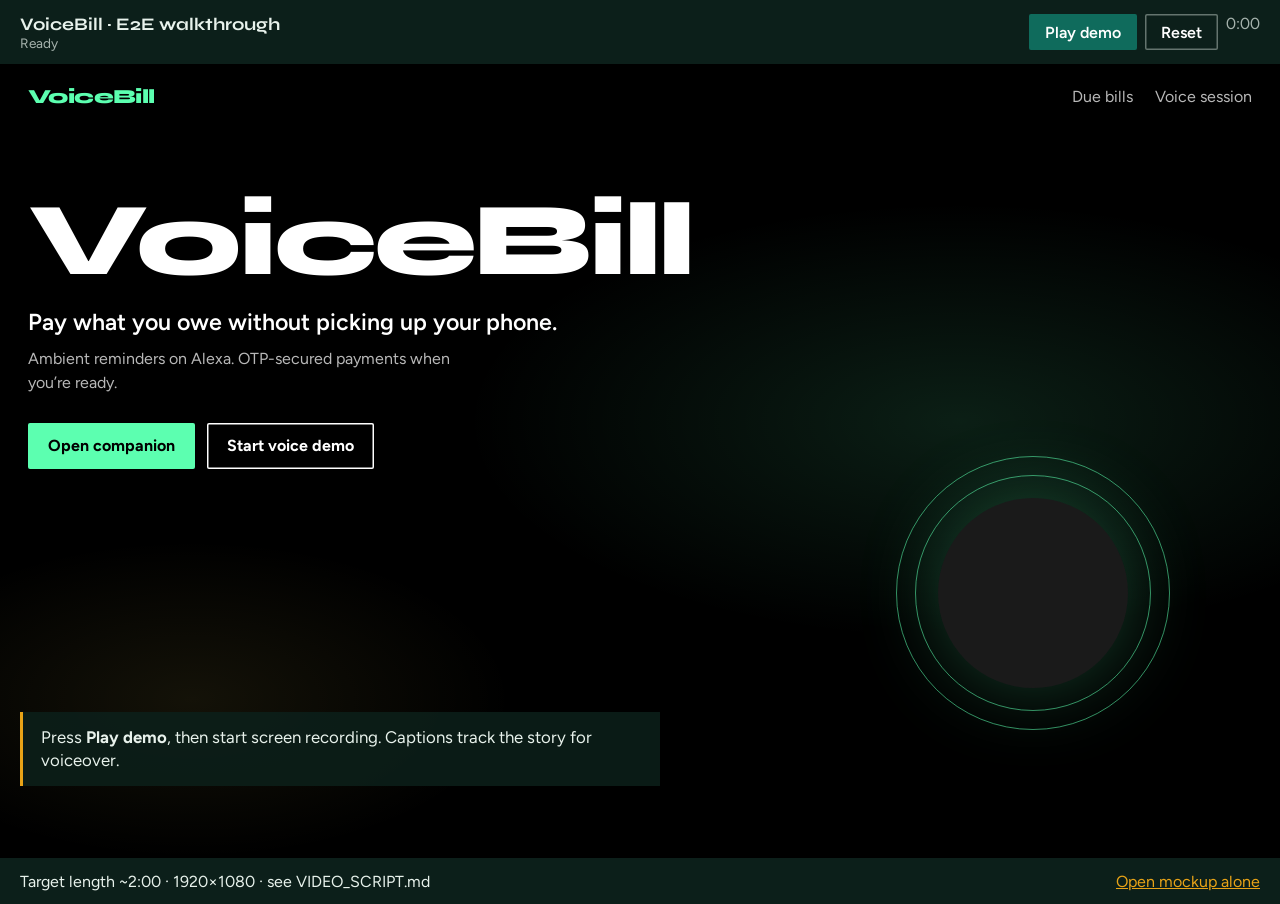
<file: showcase/demo/walkthrough.html>
<!DOCTYPE html>
<html lang="en">
<head>
  <meta charset="UTF-8" />
  <meta name="viewport" content="width=device-width, initial-scale=1" />
  <title>VoiceBill — E2E Walkthrough (record this)</title>
  <link rel="preconnect" href="https://fonts.googleapis.com" />
  <link rel="preconnect" href="https://fonts.gstatic.com" crossorigin />
  <link href="https://fonts.googleapis.com/css2?family=Figtree:wght@400;600;700&family=Syne:wght@700;800&display=swap" rel="stylesheet" />
  <style>
    :root {
      --ink: #0c1f1a;
      --paper: #e8f2ec;
      --sea: #0f6b5c;
      --amber: #e8a317;
      --font-d: "Syne", sans-serif;
      --font-b: "Figtree", sans-serif;
    }
    * { box-sizing: border-box; margin: 0; padding: 0; }
    body {
      font-family: var(--font-b);
      background: #071410;
      color: var(--paper);
      min-height: 100vh;
      display: grid;
      grid-template-rows: auto 1fr auto;
    }
    header, footer {
      padding: 0.85rem 1.25rem;
      display: flex;
      justify-content: space-between;
      align-items: center;
      gap: 1rem;
      background: #0c1f1a;
    }
    header strong { font-family: var(--font-d); font-size: 1.1rem; }
    .controls { display: flex; gap: 0.5rem; flex-wrap: wrap; }
    button {
      font: inherit;
      font-weight: 600;
      border: none;
      cursor: pointer;
      padding: 0.55rem 1rem;
      background: var(--sea);
      color: #fff;
      border-radius: 2px;
    }
    button.secondary { background: transparent; box-shadow: inset 0 0 0 1.5px rgba(232,242,236,0.4); }
    #caption {
      position: absolute;
      left: 1.25rem;
      right: 1.25rem;
      bottom: 4.5rem;
      z-index: 5;
      background: rgba(12, 31, 26, 0.88);
      padding: 0.85rem 1.1rem;
      font-size: 1.05rem;
      line-height: 1.4;
      max-width: 640px;
      border-left: 3px solid var(--amber);
    }
    .stage {
      position: relative;
      background: #000;
    }
    iframe {
      width: 100%;
      height: 100%;
      min-height: calc(100vh - 110px);
      border: 0;
      background: var(--paper);
    }
    #step-label { opacity: 0.7; font-size: 0.85rem; }
    #timer { font-variant-numeric: tabular-nums; opacity: 0.7; }
  </style>
</head>
<body>
  <header>
    <div>
      <strong>VoiceBill · E2E walkthrough</strong>
      <div id="step-label">Ready</div>
    </div>
    <div class="controls">
      <button type="button" id="play">Play demo</button>
      <button type="button" class="secondary" id="reset">Reset</button>
      <span id="timer">0:00</span>
    </div>
  </header>

  <div class="stage">
    <iframe id="frame" title="VoiceBill mockup" src="../mockup/index.html"></iframe>
    <div id="caption">Press <strong>Play demo</strong>, then start screen recording. Captions track the story for voiceover.</div>
  </div>

  <footer>
    <span>Target length ~2:00 · 1920×1080 · see VIDEO_SCRIPT.md</span>
    <a href="../mockup/index.html" style="color:#e8a317">Open mockup alone</a>
  </footer>

  <script>
    const frame = document.getElementById("frame");
    const caption = document.getElementById("caption");
    const stepLabel = document.getElementById("step-label");
    const timerEl = document.getElementById("timer");
    let timer = null;
    let seconds = 0;
    let running = false;

    const steps = [
      { t: 0, screen: "landing", cap: "VoiceBill — pay what you owe without picking up your phone.", label: "1 · Landing" },
      { t: 8, screen: "bills", cap: "Companion view: Maya has three unpaid bills due soon. Electricity is the urgent one.", label: "2 · Due bills" },
      { t: 22, screen: "voice", flow: "remind", cap: "Flow 1: “Alexa, ask VoiceBill what’s due?” — spoken summary of bills in the next 7 days.", label: "3 · Reminders" },
      { t: 45, screen: "voice", flow: "pay", cap: "Flow 2: User asks to pay electricity. Skill sends a one-time code to the registered phone.", label: "4 · Pay initiate" },
      { t: 70, screen: "otp", cap: "OTP challenge — convenience stops here until the user confirms with MFA.", label: "5 · OTP" },
      { t: 95, screen: "done", cap: "Payment confirmed (mock gateway). Receipt ID for support and peace of mind.", label: "6 · Confirmed" },
      { t: 115, screen: "bills", cap: "Remaining bills update. North-star metric: paid-by-due-date rate.", label: "7 · Aftermath" },
    ];

    function fmt(s) {
      const m = Math.floor(s / 60);
      const r = s % 60;
      return m + ":" + String(r).padStart(2, "0");
    }

    function mockApi() {
      return frame.contentWindow && frame.contentWindow.VoiceBillMock;
    }

    function applyStep(step) {
      const api = mockApi();
      stepLabel.textContent = step.label;
      caption.innerHTML = step.cap;
      if (!api) {
        frame.src = "../mockup/index.html?screen=" + step.screen +
          (step.flow ? "&flow=" + step.flow : "");
        return;
      }
      if (step.flow === "remind") api.runReminders();
      else if (step.flow === "pay") api.runPay();
      else if (step.screen === "done") api.verifyPay();
      else api.show(step.screen);
    }

    function tick() {
      seconds += 1;
      timerEl.textContent = fmt(seconds);
      const step = [...steps].reverse().find((s) => seconds >= s.t);
      if (step) applyStep(step);
      if (seconds >= 130) stop();
    }

    function play() {
      if (running) return;
      running = true;
      seconds = 0;
      timerEl.textContent = "0:00";
      const api = mockApi();
      if (api) api.resetDemo();
      applyStep(steps[0]);
      timer = setInterval(tick, 1000);
      document.getElementById("play").textContent = "Playing…";
    }

    function stop() {
      running = false;
      clearInterval(timer);
      document.getElementById("play").textContent = "Play demo";
      stepLabel.textContent = "Complete — stop recording";
    }

    function reset() {
      stop();
      seconds = 0;
      timerEl.textContent = "0:00";
      frame.src = "../mockup/index.html";
      caption.innerHTML = "Reset. Press <strong>Play demo</strong> again.";
      stepLabel.textContent = "Ready";
    }

    document.getElementById("play").addEventListener("click", play);
    document.getElementById("reset").addEventListener("click", reset);

    frame.addEventListener("load", () => {
      /* VoiceBillMock available after load */
    });
  </script>
</body>
</html>
</file>
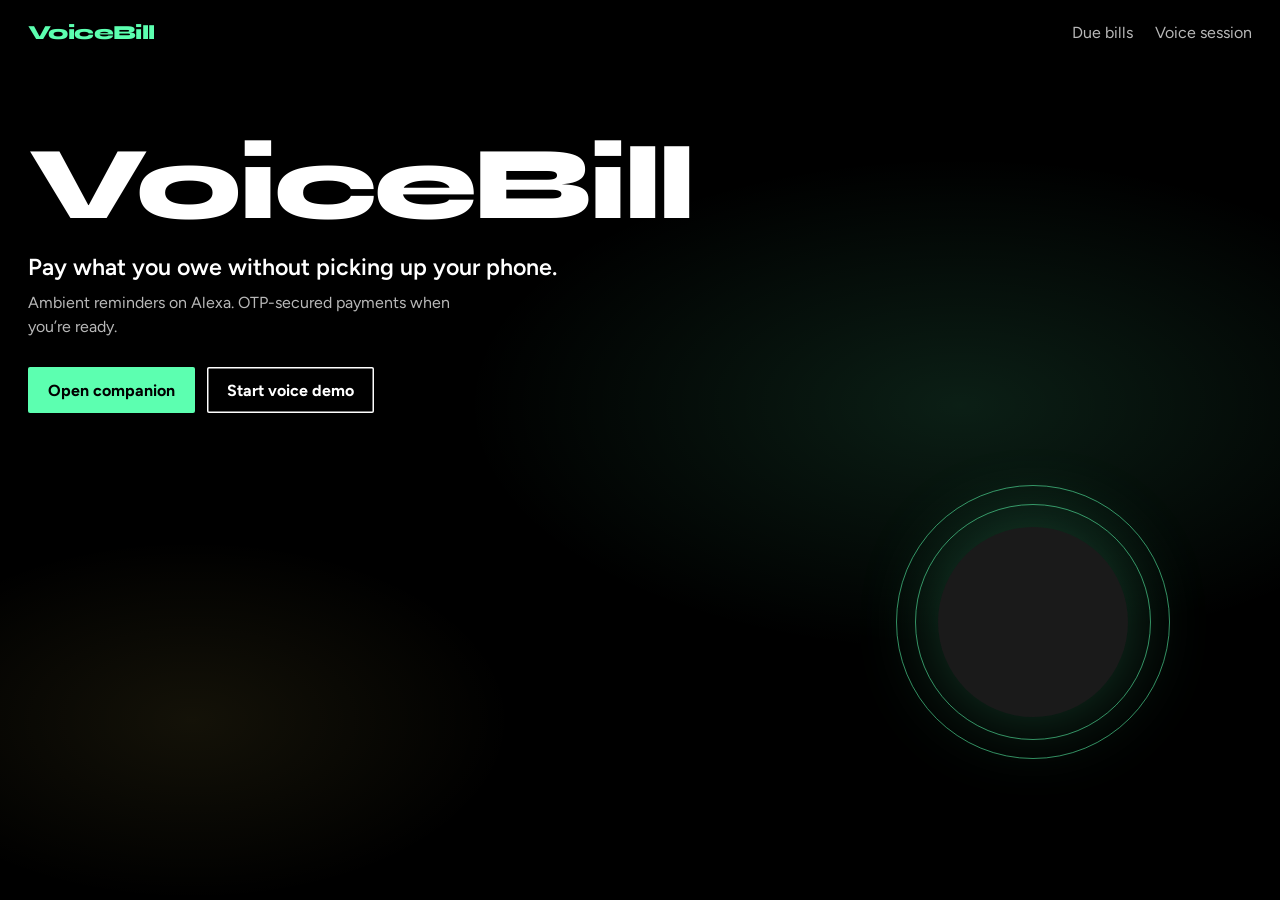
<file: showcase/mockup/voicebill-mockup.html>
<!DOCTYPE html>
<html lang="en">
<head>
  <meta charset="UTF-8" />
  <meta name="viewport" content="width=device-width, initial-scale=1" />
  <title>VoiceBill — Product Mockup</title>
  <link rel="preconnect" href="https://fonts.googleapis.com" />
  <link rel="preconnect" href="https://fonts.gstatic.com" crossorigin />
  <link href="https://fonts.googleapis.com/css2?family=Figtree:wght@400;500;600;700&family=Syne:wght@600;700;800&display=swap" rel="stylesheet" />
  <style>
    :root {
      --bg: #000000;
      --surface: #111111;
      --ink: #ffffff;
      --muted: #b8b8b8;
      --accent: #5cffb0;
      --accent-2: #ffe566;
      --danger: #ff6b6b;
      --ok: #5cffb0;
      --line: #2a2a2a;
      --font-d: "Syne", system-ui, sans-serif;
      --font-b: "Figtree", system-ui, sans-serif;
      --ease: cubic-bezier(0.22, 1, 0.36, 1);
    }
    *, *::before, *::after { box-sizing: border-box; margin: 0; padding: 0; }
    html, body {
      min-height: 100%;
      background: var(--bg);
      color: var(--ink);
      font-family: var(--font-b);
      -webkit-font-smoothing: antialiased;
    }
    button { font: inherit; cursor: pointer; }
    .screen { min-height: 100vh; animation: fadeIn 0.45s var(--ease); }
    .screen[hidden] { display: none !important; }
    @keyframes fadeIn {
      from { opacity: 0; transform: translateY(8px); }
      to { opacity: 1; transform: none; }
    }
    .btn {
      font-weight: 700;
      border: none;
      padding: 0.85rem 1.25rem;
      border-radius: 2px;
      transition: transform 0.2s var(--ease), filter 0.2s;
    }
    .btn:hover { transform: translateY(-1px); filter: brightness(1.08); }
    .btn-primary { background: var(--accent); color: #000; }
    .btn-ghost {
      background: transparent;
      color: var(--ink);
      box-shadow: inset 0 0 0 1.5px #fff;
    }
    .btn-small { background: var(--ink); color: #000; padding: 0.5rem 0.9rem; font-size: 0.8rem; }
    .topbar, .app-header {
      display: flex; align-items: center; justify-content: space-between; gap: 1rem;
      padding: 1.25rem 1.75rem;
    }
    .logo, .brand-hero, .app-header h2 { font-family: var(--font-d); font-weight: 800; letter-spacing: -0.03em; }
    .logo { font-size: 1.25rem; color: var(--accent); }
    .nav-link {
      background: none; border: none; color: var(--muted); margin-left: 1.1rem;
    }
    .nav-link:hover { color: var(--accent); }
    .back { background: none; border: none; font-weight: 700; color: var(--accent); }
    .screen-lede { padding: 0 1.75rem 1.25rem; color: var(--muted); max-width: 36rem; }
    .cta-row { display: flex; flex-wrap: wrap; gap: 0.75rem; }

    /* Landing */
    .screen-landing {
      background:
        radial-gradient(ellipse 70% 50% at 75% 45%, rgba(92, 255, 176, 0.12), transparent 55%),
        radial-gradient(ellipse 50% 40% at 15% 80%, rgba(255, 229, 102, 0.08), transparent 50%),
        #000;
      overflow: hidden;
      position: relative;
    }
    .landing-hero { position: relative; z-index: 2; padding: 8vh 1.75rem 2rem; max-width: 42rem; }
    .brand-hero {
      font-size: clamp(3.5rem, 12vw, 6.5rem); line-height: 0.92; margin-bottom: 1.25rem; color: #fff;
      animation: brandRise 0.85s var(--ease);
    }
    @keyframes brandRise {
      from { opacity: 0; transform: translateY(20px); }
      to { opacity: 1; transform: none; }
    }
    .hero-line { font-size: clamp(1.15rem, 2.5vw, 1.45rem); font-weight: 600; margin-bottom: 0.65rem; color: #fff; }
    .hero-sub { color: var(--muted); margin-bottom: 1.75rem; max-width: 28rem; line-height: 1.5; }
    .landing-visual {
      position: absolute; right: 6%; bottom: 12%; width: min(40vw, 340px); height: min(40vw, 340px); z-index: 1;
    }
    .speaker-silhouette {
      position: absolute; inset: 22%; border-radius: 50%; background: #1a1a1a;
      box-shadow: 0 0 80px rgba(92, 255, 176, 0.25); display: grid; place-items: center;
    }
    .ring {
      position: absolute; inset: -12%; border: 1.5px solid rgba(92, 255, 176, 0.55); border-radius: 50%;
      animation: rip 2.8s var(--ease) infinite;
    }
    .ring.delay { animation-delay: 0.9s; inset: -22%; }
    @keyframes rip {
      0% { transform: scale(0.85); opacity: 0.8; }
      100% { transform: scale(1.25); opacity: 0; }
    }

    /* Bills */
    .bill-list { list-style: none; padding: 0 1.75rem 6rem; max-width: 640px; }
    .bill-row {
      display: grid; grid-template-columns: 1fr auto; gap: 0.35rem 1rem;
      padding: 1.15rem 0; border-top: 1px solid var(--line); align-items: baseline;
    }
    .bill-row.is-paid { opacity: 0.4; text-decoration: line-through; }
    .bill-type { font-family: var(--font-d); font-weight: 700; text-transform: capitalize; color: #fff; }
    .bill-due { font-size: 0.85rem; color: var(--muted); grid-column: 1; }
    .bill-amount { font-weight: 700; font-variant-numeric: tabular-nums; grid-row: 1 / span 2; align-self: center; color: #fff; }
    .bill-amount.urgent { color: var(--danger); }
    .app-footer {
      position: fixed; bottom: 0; left: 0; right: 0; z-index: 5;
      display: flex; justify-content: space-between; align-items: center; gap: 1rem;
      padding: 1rem 1.75rem; background: rgba(0,0,0,0.92); border-top: 1px solid var(--line); color: #fff;
    }

    /* Voice */
    .live-pill {
      font-size: 0.7rem; font-weight: 800; text-transform: uppercase; letter-spacing: 0.08em;
      background: var(--ok); color: #000; padding: 0.35rem 0.65rem;
    }
    .live-pill.dim { background: #444; color: #fff; }
    .live-pill.speak { background: var(--accent-2); color: #000; }
    .voice-stage { display: grid; gap: 1.5rem; padding: 0.5rem 1.75rem 1.5rem; max-width: 720px; }
    @media (min-width: 800px) { .voice-stage { grid-template-columns: 240px 1fr; } }
    .device {
      background: var(--surface); border: 1px solid var(--line); padding: 1.75rem 1.25rem; min-height: 200px;
      display: flex; flex-direction: column; justify-content: flex-end; gap: 0.75rem; position: relative; overflow: hidden;
    }
    .device-glow {
      position: absolute; inset: -40%;
      background: radial-gradient(circle, rgba(92,255,176,0.25), transparent 55%);
      opacity: 0.25; transition: opacity 0.4s;
    }
    .device-glow.active { opacity: 1; animation: pulse 1.2s ease-in-out infinite; }
    @keyframes pulse { 0%,100%{transform:scale(1)} 50%{transform:scale(1.05)} }
    .device-label { position: relative; font-size: 0.7rem; text-transform: uppercase; letter-spacing: 0.12em; color: var(--muted); }
    .device-utterance { position: relative; font-family: var(--font-d); font-weight: 600; font-size: 1.05rem; line-height: 1.35; color: #fff; }
    .transcript { display: flex; flex-direction: column; gap: 0.75rem; min-height: 200px; }
    .bubble { max-width: 92%; padding: 0.85rem 1rem; font-size: 0.95rem; line-height: 1.45; animation: fadeIn 0.35s var(--ease); }
    .bubble.user { align-self: flex-end; background: var(--accent); color: #000; font-weight: 600; }
    .bubble.alexa { align-self: flex-start; background: var(--surface); color: #fff; border: 1px solid var(--line); }
    .voice-actions { display: flex; flex-wrap: wrap; gap: 0.65rem; padding: 0 1.75rem 2rem; }

    /* OTP */
    .otp-panel { max-width: 420px; padding: 2rem 1.75rem 3rem; }
    .otp-context { font-size: 1.1rem; margin-bottom: 0.35rem; color: #fff; }
    .otp-hint { color: var(--muted); font-size: 0.9rem; margin-bottom: 1.75rem; }
    .otp-display {
      font-family: var(--font-d); font-size: 2.75rem; font-weight: 800; letter-spacing: 0.35em;
      padding-left: 0.35em; margin-bottom: 1rem; color: var(--accent);
    }
    .otp-voice { color: var(--muted); margin-bottom: 1.75rem; }

    /* Done */
    .done-panel { padding: 3rem 1.75rem; max-width: 480px; }
    .check-burst {
      width: 64px; height: 64px; border-radius: 50%; background: var(--ok); margin-bottom: 1.5rem; position: relative;
    }
    .check-burst::after {
      content: ""; position: absolute; left: 22px; top: 16px; width: 16px; height: 28px;
      border: solid #000; border-width: 0 3px 3px 0; transform: rotate(45deg);
    }
    .done-amount { font-family: var(--font-d); font-size: 3rem; font-weight: 800; color: #fff; }
    .done-meta { color: var(--muted); margin: 0.35rem 0 1.25rem; }
    .done-voice { font-size: 1.05rem; margin-bottom: 2rem; max-width: 22rem; line-height: 1.45; color: #fff; }

    @media (max-width: 600px) {
      .landing-visual { opacity: 0.35; right: -10%; }
      .app-footer { flex-direction: column; align-items: stretch; }
    }
  </style>
</head>
<body>
  <section id="screen-landing" class="screen screen-landing">
    <header class="topbar">
      <span class="logo">VoiceBill</span>
      <nav>
        <button type="button" class="nav-link" data-go="bills">Due bills</button>
        <button type="button" class="nav-link" data-go="voice">Voice session</button>
      </nav>
    </header>
    <div class="landing-hero">
      <h1 class="brand-hero">VoiceBill</h1>
      <p class="hero-line">Pay what you owe without picking up your phone.</p>
      <p class="hero-sub">Ambient reminders on Alexa. OTP-secured payments when you’re ready.</p>
      <div class="cta-row">
        <button type="button" class="btn btn-primary" data-go="bills">Open companion</button>
        <button type="button" class="btn btn-ghost" data-go="voice">Start voice demo</button>
      </div>
    </div>
    <div class="landing-visual" aria-hidden="true">
      <div class="speaker-silhouette">
        <span class="ring"></span>
        <span class="ring delay"></span>
      </div>
    </div>
  </section>

  <section id="screen-bills" class="screen" hidden>
    <header class="app-header">
      <button type="button" class="back" data-go="landing">← VoiceBill</button>
      <h2>Due this week</h2>
      <button type="button" class="btn btn-small" data-go="voice">Ask Alexa</button>
    </header>
    <p class="screen-lede">Companion view of what the skill would announce. Seeded demo user: Maya Chen.</p>
    <ul class="bill-list" id="bill-list"></ul>
    <footer class="app-footer">
      <span id="bills-summary"></span>
      <button type="button" class="btn btn-primary" id="btn-hear">Hear reminders</button>
    </footer>
  </section>

  <section id="screen-voice" class="screen" hidden>
    <header class="app-header">
      <button type="button" class="back" data-go="bills">← Bills</button>
      <h2>Voice session</h2>
      <span class="live-pill" id="live-pill">Listening</span>
    </header>
    <div class="voice-stage">
      <div class="device">
        <div class="device-glow" id="device-glow"></div>
        <p class="device-label">Alexa · VoiceBill</p>
        <p class="device-utterance" id="device-utterance">“Alexa, ask VoiceBill what’s due.”</p>
      </div>
      <div class="transcript" id="transcript" role="log" aria-live="polite"></div>
    </div>
    <div class="voice-actions">
      <button type="button" class="btn btn-ghost" id="btn-remind">Flow 1 · Reminders</button>
      <button type="button" class="btn btn-primary" id="btn-pay">Flow 2 · Pay utility</button>
      <button type="button" class="btn btn-ghost" data-go="bills">Back to bills</button>
    </div>
  </section>

  <section id="screen-otp" class="screen" hidden>
    <header class="app-header">
      <button type="button" class="back" data-go="voice">← Voice</button>
      <h2>Confirm with OTP</h2>
      <span class="live-pill dim">SMS sent</span>
    </header>
    <div class="otp-panel">
      <p class="otp-context">Paying <strong style="color:#fff">Electricity · $150.00</strong></p>
      <p class="otp-hint">Code sent to ····7890 · expires in 5:00</p>
      <div class="otp-display" id="otp-display">482913</div>
      <p class="otp-voice">Say: <em style="color:#ffe566">“The code is four eight two nine one three”</em></p>
      <div class="cta-row">
        <button type="button" class="btn btn-primary" id="btn-verify">Verify &amp; pay</button>
        <button type="button" class="btn btn-ghost" data-go="voice">Cancel</button>
      </div>
    </div>
  </section>

  <section id="screen-done" class="screen" hidden>
    <header class="app-header">
      <button type="button" class="back" data-go="landing">← Home</button>
      <h2>Paid</h2>
    </header>
    <div class="done-panel">
      <div class="check-burst" aria-hidden="true"></div>
      <p class="done-amount">$150.00</p>
      <p class="done-meta">Electricity bill · PAY-DEMO-88421</p>
      <p class="done-voice">“Your payment of one hundred fifty dollars has been processed.”</p>
      <div class="cta-row">
        <button type="button" class="btn btn-primary" data-go="bills">View remaining bills</button>
        <button type="button" class="btn btn-ghost" id="btn-reset">Reset demo</button>
      </div>
    </div>
  </section>

  <script>
  (function () {
    const bills = [
      { id: "BILL-001", label: "Electricity", amount: 150, due: "in 5 days", urgent: true, paid: false },
      { id: "BILL-003", label: "Streaming", amount: 29.99, due: "in 3 days", urgent: true, paid: false },
      { id: "BILL-002", label: "Credit card", amount: 500, due: "in 10 days", urgent: false, paid: false }
    ];
    const screens = {
      landing: document.getElementById("screen-landing"),
      bills: document.getElementById("screen-bills"),
      voice: document.getElementById("screen-voice"),
      otp: document.getElementById("screen-otp"),
      done: document.getElementById("screen-done")
    };
    const transcript = document.getElementById("transcript");
    const deviceUtterance = document.getElementById("device-utterance");
    const deviceGlow = document.getElementById("device-glow");
    const livePill = document.getElementById("live-pill");
    const billList = document.getElementById("bill-list");
    const billsSummary = document.getElementById("bills-summary");

    function money(n) {
      return n.toLocaleString("en-US", { style: "currency", currency: "USD" });
    }
    function show(name) {
      Object.entries(screens).forEach(([k, el]) => { el.hidden = k !== name; });
      window.scrollTo(0, 0);
      if (name === "bills") renderBills();
    }
    function renderBills() {
      billList.innerHTML = "";
      const unpaid = bills.filter(b => !b.paid);
      bills.forEach(b => {
        const li = document.createElement("li");
        li.className = "bill-row" + (b.paid ? " is-paid" : "");
        li.innerHTML =
          '<span class="bill-type">' + b.label + '</span>' +
          '<span class="bill-amount' + (b.urgent && !b.paid ? " urgent" : "") + '">' +
          money(b.amount) + (b.paid ? " · paid" : "") + "</span>" +
          '<span class="bill-due">' + (b.paid ? "Settled today" : "Due " + b.due + " · " + b.id) + "</span>";
        billList.appendChild(li);
      });
      billsSummary.textContent = unpaid.length + " unpaid · " + money(unpaid.reduce((s, b) => s + b.amount, 0)) + " outstanding";
    }
    const sleep = ms => new Promise(r => setTimeout(r, ms));
    function addBubble(who, text) {
      const div = document.createElement("div");
      div.className = "bubble " + who;
      div.textContent = text;
      transcript.appendChild(div);
      div.scrollIntoView({ behavior: "smooth", block: "nearest" });
    }
    function setSpeaking(on, label) {
      deviceGlow.classList.toggle("active", on);
      livePill.textContent = label || (on ? "Speaking" : "Listening");
      livePill.classList.toggle("speak", !!on && label !== "Listening");
    }
    async function runReminders() {
      show("voice");
      transcript.innerHTML = "";
      setSpeaking(false, "Listening");
      deviceUtterance.textContent = "“Alexa, ask VoiceBill what’s due.”";
      await sleep(400);
      addBubble("user", "Alexa, ask VoiceBill what’s due.");
      await sleep(700);
      setSpeaking(true, "Speaking");
      const unpaid = bills.filter(b => !b.paid);
      const first = unpaid[0];
      const msg = first
        ? "You have " + unpaid.length + " bills due. Your " + first.label.toLowerCase() +
          " bill of " + money(first.amount) + " is due " + first.due + ". Would you like to pay it now?"
        : "You have no bills due at this time.";
      deviceUtterance.textContent = "“" + msg + "”";
      addBubble("alexa", msg);
      await sleep(1200);
      setSpeaking(false, "Listening");
    }
    async function runPay() {
      show("voice");
      const util = bills.find(b => b.id === "BILL-001");
      if (!util || util.paid) {
        transcript.innerHTML = "";
        addBubble("alexa", "That electricity bill is already paid. Nice work.");
        return;
      }
      transcript.innerHTML = "";
      setSpeaking(false, "Listening");
      deviceUtterance.textContent = "“I want to pay my electricity bill.”";
      await sleep(350);
      addBubble("user", "I want to pay my electricity bill.");
      await sleep(650);
      setSpeaking(true, "Speaking");
      const msg = "Paying electricity for " + money(150) + ". An OTP has been sent to your registered mobile. Please provide the code.";
      deviceUtterance.textContent = "“" + msg + "”";
      addBubble("alexa", msg);
      await sleep(1100);
      setSpeaking(false, "Listening");
      show("otp");
    }
    function verifyPay() {
      const util = bills.find(b => b.id === "BILL-001");
      if (util) util.paid = true;
      show("done");
    }
    function resetDemo() {
      bills.forEach(b => { b.paid = false; });
      transcript.innerHTML = "";
      show("landing");
    }

    document.querySelectorAll("[data-go]").forEach(el => {
      el.addEventListener("click", () => show(el.getAttribute("data-go")));
    });
    document.getElementById("btn-hear").addEventListener("click", runReminders);
    document.getElementById("btn-remind").addEventListener("click", runReminders);
    document.getElementById("btn-pay").addEventListener("click", runPay);
    document.getElementById("btn-verify").addEventListener("click", verifyPay);
    document.getElementById("btn-reset").addEventListener("click", resetDemo);

    const params = new URLSearchParams(location.search);
    const initial = params.get("screen");
    if (initial && screens[initial]) {
      show(initial);
      if (params.get("flow") === "remind") runReminders();
      if (params.get("flow") === "pay") runPay();
    } else show("landing");

    window.VoiceBillMock = { show, runReminders, runPay, verifyPay, resetDemo, bills };
  })();
  </script>
</body>
</html>
</file>
